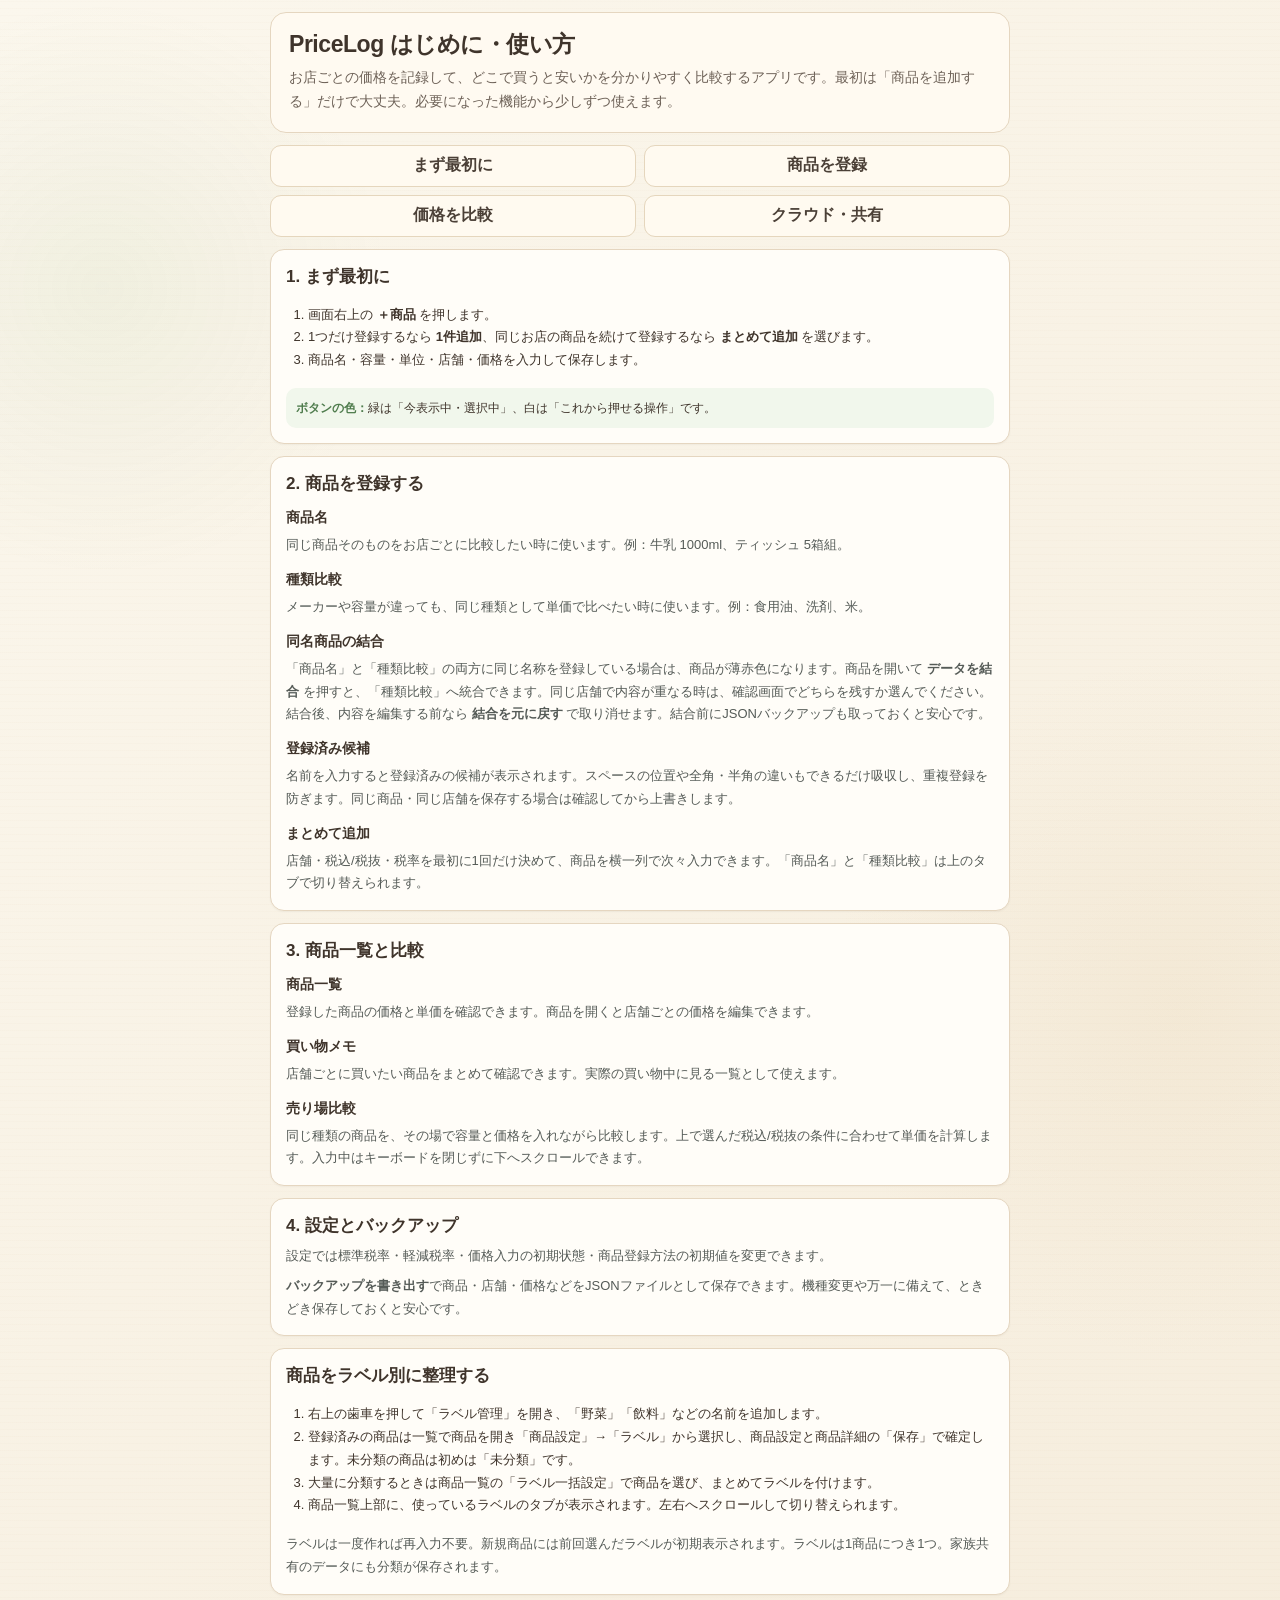
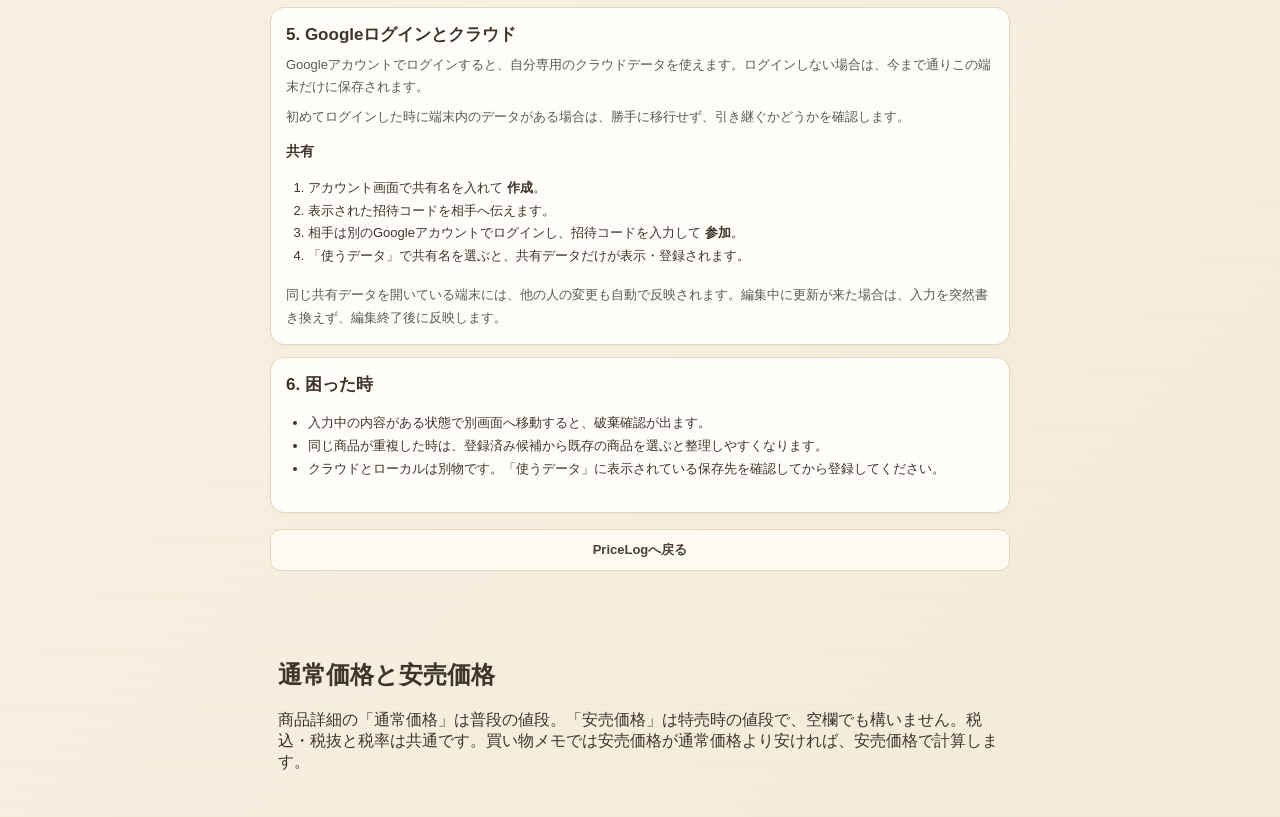
<file: guide.html>
<!doctype html>
<html lang="ja"><head><meta charset="utf-8"><meta name="viewport" content="width=device-width,initial-scale=1,viewport-fit=cover"><meta name="theme-color" content="#f7f1e4"><title>PriceLog はじめに・使い方</title><link rel="stylesheet" href="./style.css?v=0.93"><style>
.guide-page{max-width:760px;margin:0 auto;padding:12px 10px 40px}.guide-hero{padding:18px;border:1px solid #e5d6c0;border-radius:16px;background:#fffaf1}.guide-hero h1{margin:0 0 8px;font-size:23px}.guide-hero p{margin:0;color:#6e6258;line-height:1.7}.guide-nav{display:grid;grid-template-columns:repeat(2,minmax(0,1fr));gap:8px;margin:12px 0}.guide-nav a,.guide-back{display:flex;align-items:center;justify-content:center;min-height:42px;padding:8px 10px;border:1px solid #e5d6bd;border-radius:11px;background:#fffaf0;color:#4b4037;text-decoration:none;font-weight:700}.guide-card{margin-top:12px;padding:15px;border:1px solid #e5d6c0;border-radius:14px;background:#fffdf8}.guide-card h2{margin:0 0 8px;font-size:17px}.guide-card h3{margin:14px 0 5px;font-size:14px}.guide-card p,.guide-card li{font-size:13px;line-height:1.75}.guide-card ol,.guide-card ul{padding-left:22px}.guide-tip{padding:10px;border-radius:10px;background:#f1f7ec;font-size:12px;line-height:1.7}.guide-label{font-weight:800;color:#4f7c4d}.guide-back{margin-top:16px}@media(max-width:520px){.guide-nav{grid-template-columns:1fr}.guide-page{padding:8px 7px 32px}.guide-hero,.guide-card{padding:12px}}
</style></head><body><main class="guide-page">
<section class="guide-hero"><h1>PriceLog はじめに・使い方</h1><p>お店ごとの価格を記録して、どこで買うと安いかを分かりやすく比較するアプリです。最初は「商品を追加する」だけで大丈夫。必要になった機能から少しずつ使えます。</p></section>
<nav class="guide-nav"><a href="#start">まず最初に</a><a href="#add">商品を登録</a><a href="#compare">価格を比較</a><a href="#share">クラウド・共有</a></nav>
<section id="start" class="guide-card"><h2>1. まず最初に</h2><ol><li>画面右上の <b>＋商品</b> を押します。</li><li>1つだけ登録するなら <b>1件追加</b>、同じお店の商品を続けて登録するなら <b>まとめて追加</b> を選びます。</li><li>商品名・容量・単位・店舗・価格を入力して保存します。</li></ol><div class="guide-tip"><span class="guide-label">ボタンの色：</span>緑は「今表示中・選択中」、白は「これから押せる操作」です。</div></section>
<section id="add" class="guide-card"><h2>2. 商品を登録する</h2><h3>商品名</h3><p>同じ商品そのものをお店ごとに比較したい時に使います。例：牛乳 1000ml、ティッシュ 5箱組。</p><h3>種類比較</h3><p>メーカーや容量が違っても、同じ種類として単価で比べたい時に使います。例：食用油、洗剤、米。</p><h3>同名商品の結合</h3><p>「商品名」と「種類比較」の両方に同じ名称を登録している場合は、商品が薄赤色になります。商品を開いて <b>データを結合</b> を押すと、「種類比較」へ統合できます。同じ店舗で内容が重なる時は、確認画面でどちらを残すか選んでください。結合後、内容を編集する前なら <b>結合を元に戻す</b> で取り消せます。結合前にJSONバックアップも取っておくと安心です。</p><h3>登録済み候補</h3><p>名前を入力すると登録済みの候補が表示されます。スペースの位置や全角・半角の違いもできるだけ吸収し、重複登録を防ぎます。同じ商品・同じ店舗を保存する場合は確認してから上書きします。</p><h3>まとめて追加</h3><p>店舗・税込/税抜・税率を最初に1回だけ決めて、商品を横一列で次々入力できます。「商品名」と「種類比較」は上のタブで切り替えられます。</p></section>
<section id="compare" class="guide-card"><h2>3. 商品一覧と比較</h2><h3>商品一覧</h3><p>登録した商品の価格と単価を確認できます。商品を開くと店舗ごとの価格を編集できます。</p><h3>買い物メモ</h3><p>店舗ごとに買いたい商品をまとめて確認できます。実際の買い物中に見る一覧として使えます。</p><h3>売り場比較</h3><p>同じ種類の商品を、その場で容量と価格を入れながら比較します。上で選んだ税込/税抜の条件に合わせて単価を計算します。入力中はキーボードを閉じずに下へスクロールできます。</p></section>
<section class="guide-card"><h2>4. 設定とバックアップ</h2><p>設定では標準税率・軽減税率・価格入力の初期状態・商品登録方法の初期値を変更できます。</p><p><b>バックアップを書き出す</b>で商品・店舗・価格などをJSONファイルとして保存できます。機種変更や万一に備えて、ときどき保存しておくと安心です。</p></section>
<section class="guide-card"><h2>商品をラベル別に整理する</h2><ol><li>右上の歯車を押して「ラベル管理」を開き、「野菜」「飲料」などの名前を追加します。</li><li>登録済みの商品は一覧で商品を開き「商品設定」→「ラベル」から選択し、商品設定と商品詳細の「保存」で確定します。未分類の商品は初めは「未分類」です。</li><li>大量に分類するときは商品一覧の「ラベル一括設定」で商品を選び、まとめてラベルを付けます。</li><li>商品一覧上部に、使っているラベルのタブが表示されます。左右へスクロールして切り替えられます。</li></ol><p>ラベルは一度作れば再入力不要。新規商品には前回選んだラベルが初期表示されます。ラベルは1商品につき1つ。家族共有のデータにも分類が保存されます。</p></section>
<section id="share" class="guide-card"><h2>5. Googleログインとクラウド</h2><p>Googleアカウントでログインすると、自分専用のクラウドデータを使えます。ログインしない場合は、今まで通りこの端末だけに保存されます。</p><p>初めてログインした時に端末内のデータがある場合は、勝手に移行せず、引き継ぐかどうかを確認します。</p><h3>共有</h3><ol><li>アカウント画面で共有名を入れて <b>作成</b>。</li><li>表示された招待コードを相手へ伝えます。</li><li>相手は別のGoogleアカウントでログインし、招待コードを入力して <b>参加</b>。</li><li>「使うデータ」で共有名を選ぶと、共有データだけが表示・登録されます。</li></ol><p>同じ共有データを開いている端末には、他の人の変更も自動で反映されます。編集中に更新が来た場合は、入力を突然書き換えず、編集終了後に反映します。</p></section>
<section class="guide-card"><h2>6. 困った時</h2><ul><li>入力中の内容がある状態で別画面へ移動すると、破棄確認が出ます。</li><li>同じ商品が重複した時は、登録済み候補から既存の商品を選ぶと整理しやすくなります。</li><li>クラウドとローカルは別物です。「使うデータ」に表示されている保存先を確認してから登録してください。</li></ul></section>
<a class="guide-back" href="./index.html">PriceLogへ戻る</a></main><section style="padding:12px 18px;max-width:760px;margin:16px auto"><h2>通常価格と安売価格</h2><p>商品詳細の「通常価格」は普段の値段。「安売価格」は特売時の値段で、空欄でも構いません。税込・税抜と税率は共通です。買い物メモでは安売価格が通常価格より安ければ、安売価格で計算します。</p></section></body></html>
</file>
<file: style.css>
*{box-sizing:border-box}
:root{
  --bg:#f7f7f5;--panel:#fff;--text:#1d1d1f;--muted:#777;--line:#dededb;
  --accent:#1f6f54;--accentText:#fff;--danger:#b3261e;--best:#e8f3ee;
}
html{background:var(--bg);color:var(--text);font-family:-apple-system,BlinkMacSystemFont,"Segoe UI","Hiragino Sans","Yu Gothic UI",Meiryo,sans-serif}
body{margin:0;min-width:320px}
button,input,select{font:inherit}
button{cursor:pointer}
.topbar{height:48px;position:sticky;top:0;z-index:20;display:flex;align-items:center;justify-content:space-between;padding:0 10px;background:rgba(247,247,245,.96);border-bottom:1px solid var(--line);backdrop-filter:blur(8px)}
.topbar strong{font-size:17px}
.topbar small{margin-left:6px;color:var(--muted);font-size:10px}
.top-actions{display:flex;align-items:center;gap:6px}
.icon-btn{width:36px;height:36px;border:1px solid var(--line);background:var(--panel);border-radius:8px;font-size:18px;display:inline-flex;align-items:center;justify-content:center;box-shadow:0 1px 2px rgba(0,0,0,.06);transition:background .15s,border-color .15s,transform .05s,box-shadow .15s}
.primary,.ghost{background:#fff;color:var(--text);border-color:#bfc2bf}
.primary{background:var(--accent);color:var(--accentText);border-color:var(--accent)}
.ghost{background:var(--panel);color:var(--text);border-color:var(--line)}
.danger{color:var(--danger);border-color:#e9bbb7}
.mini{min-height:34px;padding:0 10px;font-size:13px}
main{max-width:900px;margin:0 auto;padding:7px}
.searchbar{display:flex;align-items:center;gap:7px;margin-bottom:6px}
.searchbar input{flex:1;height:34px;border:1px solid var(--line);border-radius:8px;background:var(--panel);padding:0 10px;font-size:16px}
.count{min-width:44px;text-align:right;font-size:11px;color:var(--muted)}
.product-list{display:flex;flex-direction:column;gap:4px}
.product-card{position:relative;background:var(--panel);border:1px solid var(--line);border-radius:8px;overflow:hidden;transition:opacity .18s ease,filter .18s ease,border-color .18s ease,box-shadow .18s ease}
.product-summary{width:100%;min-height:43px;border:0;background:transparent;padding:4px 6px 4px 9px;display:grid;grid-template-columns:minmax(0,1fr) auto 14px;align-items:center;text-align:left;gap:5px}
.summary-main{min-width:0;display:flex;align-items:flex-start;gap:5px}
.product-name{
  font-weight:700;
  font-size:14px;
  line-height:1.2;
  white-space:normal;
  overflow:hidden;
  display:-webkit-box;
  -webkit-box-orient:vertical;
  -webkit-line-clamp:2;
  line-clamp:2
}
.product-size{flex:none;color:var(--muted);font-size:10px;white-space:nowrap}
.best-wrap{min-width:0;display:flex;align-items:center;justify-content:flex-end;gap:5px;line-height:1.12;white-space:nowrap}
.best-store{max-width:100%;font-size:10px;color:var(--muted);white-space:nowrap;overflow:hidden;text-overflow:ellipsis}
.best-unit{font-size:14px;white-space:nowrap}
.chev{font-size:20px;color:var(--muted);transition:.18s transform}
.product-card.open{z-index:40;border-color:var(--accent);box-shadow:0 7px 24px rgba(0,0,0,.22)}
.product-card.open .chev{transform:rotate(90deg)}
.product-detail{border-top:1px solid var(--line);padding:5px}
.store-scroll{width:100%;min-width:0;position:relative}
.store-table{width:100%;min-width:0}
.detail-toolbar{display:flex;justify-content:flex-end;gap:5px;margin-bottom:4px}
.store-head,.store-row{display:grid;grid-template-columns:18px minmax(86px,1.4fr) 72px 44px 54px 66px 54px 112px 124px 28px;gap:3px;align-items:center}
.store-head{padding:1px 2px 3px;font-size:9px;color:var(--muted);text-align:center}
.store-head span:nth-child(2){text-align:left}
.store-row{position:relative;padding:3px 2px;border-top:1px solid #ededeb}
.store-row:first-child{border-top:0}
.store-row input,.store-row select{height:32px;min-width:0;border:1px solid var(--line);border-radius:6px;background:#fff;padding:0 4px;font-size:12px}
.store-row select{padding:0 2px}
.st-unit{font-weight:700;text-align:right;font-size:12px;white-space:nowrap}
.st-delete{height:30px;border:0;background:transparent;color:var(--muted);font-size:18px}
body.focus-mode::before{content:"";position:fixed;inset:0;background:rgba(0,0,0,.24);z-index:30;pointer-events:none}
body.focus-mode .product-card.open{position:relative;z-index:40}
body.focus-mode .product-card.open .product-summary,body.focus-mode .product-card.open .product-detail{position:relative;z-index:41}
.empty{padding:34px 10px;text-align:center;color:var(--muted);font-size:13px}
.hidden{display:none!important}
.dialog{width:min(94vw,560px);border:0;border-radius:12px;padding:0;background:var(--panel);color:var(--text);box-shadow:0 18px 60px rgba(0,0,0,.22)}
.dialog::backdrop{background:rgba(0,0,0,.38)}
.dialog form{padding:12px}
.dialog-head{display:flex;align-items:center;justify-content:space-between;margin-bottom:12px}
.dialog-head strong{font-size:17px}
.dialog label{display:block;font-size:12px;color:var(--muted)}
.dialog input,.dialog select{width:100%;height:40px;margin-top:4px;border:1px solid var(--line);border-radius:8px;background:#fff;color:var(--text);padding:0 9px;font-size:16px}
.grid2,.grid3{display:grid;gap:8px;margin-top:10px}
.grid2{grid-template-columns:1fr 1fr}
.grid3{grid-template-columns:1.2fr .8fr 1fr}
.dialog-actions{display:flex;justify-content:flex-end;gap:8px;margin-top:14px}
.settings-block{padding:10px 0;border-top:1px solid var(--line)}
.settings-block:first-of-type{border-top:0}
.settings-title{font-size:13px;font-weight:700;margin-bottom:8px}
.suffix{display:flex;align-items:center;gap:5px}
.stack{display:flex;flex-direction:column;gap:6px}
@media(max-width:650px){
  .store-scroll{overflow-x:auto;overflow-y:hidden;padding-bottom:2px;-webkit-overflow-scrolling:touch;overscroll-behavior-x:contain}
  .store-table{min-width:748px}
  .store-head,.store-row{min-width:0;grid-template-columns:18px 88px 66px 42px 50px 62px 50px 104px 116px 26px}
  .product-summary{grid-template-columns:minmax(0,1fr) auto 12px}
  .grid3{grid-template-columns:1fr .72fr .88fr}
}
@media(max-width:380px){
  main{padding:5px}
  .product-summary{min-height:40px;padding-left:7px;grid-template-columns:minmax(0,1fr) auto 10px}
  .product-name{font-size:13px}
  .best-unit{font-size:13px}
  .best-store{font-size:9px}
}


.best-mark{display:flex;align-items:center;justify-content:center;min-width:18px;font-size:12px;line-height:1;color:inherit;white-space:nowrap}

.st-price-result,.st-unit{font-weight:700;text-align:right;font-size:12px;white-space:nowrap}


button:active,.primary:active,.ghost:active,.icon-btn:active{transform:translateY(1px);box-shadow:none}
button:focus-visible,.primary:focus-visible,.ghost:focus-visible,.icon-btn:focus-visible{outline:2px solid var(--accent);outline-offset:2px}
@media(hover:hover) and (pointer:fine){
  .primary:hover{filter:brightness(.94);box-shadow:0 2px 5px rgba(0,0,0,.12)}
  .ghost:hover,.icon-btn:hover{background:#f1f3f1;border-color:#9ea39f;box-shadow:0 2px 5px rgba(0,0,0,.10)}
}
.top-actions .primary{min-width:58px}
.detail-toolbar .primary,.detail-toolbar .ghost{min-width:72px}
.dialog-actions .primary,.dialog-actions .ghost{min-width:92px}
.backup-btn{width:100%;min-height:42px;font-size:14px}
.settings-block .stack{gap:8px}
.st-delete{border:1px solid transparent;border-radius:6px;background:#fff;color:#7a7a7a;font-size:17px;box-shadow:none;transition:background .15s,border-color .15s,color .15s}
@media(hover:hover) and (pointer:fine){
  .st-delete:hover{background:#fff0ef;border-color:#e4b7b2;color:var(--danger)}
}

.hidden-file-input{position:absolute!important;width:1px!important;height:1px!important;opacity:0!important;pointer-events:none!important;overflow:hidden!important}

.primary,.ghost{
  min-height:38px;
  padding:0 13px;
  border:1px solid transparent;
  border-radius:8px;
  font-weight:600;
  display:inline-flex;
  align-items:center;
  justify-content:center;
  gap:5px;
  cursor:pointer;
  box-shadow:0 1px 3px rgba(0,0,0,.12);
  transition:background .15s,border-color .15s,transform .05s,box-shadow .15s;
}
.primary{background:var(--accent);color:var(--accentText);border-color:var(--accent)}
.ghost{background:#fff;color:var(--text);border-color:#b9bdb9}
.backup-btn{
  width:100%;
  min-height:44px;
  padding:0 14px;
  font-size:14px;
  border-radius:8px;
}
button:active,.primary:active,.ghost:active,.icon-btn:active{transform:translateY(1px);box-shadow:none}


.history-dialog{width:min(96vw,720px)}
.history-panel{padding:12px}
.history-product-name{margin-top:2px;font-size:12px;color:var(--muted)}
.history-note{margin:-3px 0 8px;font-size:11px;color:var(--muted)}
.history-table-wrap{width:100%;overflow-x:auto;border:1px solid var(--line);border-radius:8px;background:#fff}
.history-grid{display:grid;grid-template-columns:138px minmax(120px,1fr) 104px 104px;min-width:520px;align-items:center}
.history-head{background:#f2f3f1;border-bottom:1px solid var(--line);font-size:11px;font-weight:700;color:#555}
.history-head span,.history-row span{padding:8px 9px;min-width:0}
.history-row{border-bottom:1px solid #ececea;font-size:12px}
.history-row:last-child{border-bottom:0}
.history-store{white-space:nowrap;overflow:hidden;text-overflow:ellipsis}
.history-price{text-align:right;font-weight:600;white-space:nowrap}
.history-empty{padding:24px 10px;text-align:center;color:var(--muted);font-size:13px}
@media(max-width:520px){
  .history-dialog{width:calc(100vw - 16px)}
  .history-panel{padding:10px}
  .history-grid{grid-template-columns:126px 120px 94px 94px;min-width:434px}
  .history-head span,.history-row span{padding:7px 6px}
}


.reading-field{margin-top:10px}
.product-group-label{
  margin:10px 2px 3px;
  padding:2px 7px 3px;
  font-size:12px;
  font-weight:700;
  color:var(--muted);
  border-bottom:1px solid var(--line);
  letter-spacing:.04em;
}
.product-group-label:first-child{margin-top:2px}


.product-summary-row{display:flex;align-items:stretch;width:100%}
.product-summary-row .product-summary{flex:1;min-width:0}
.bulk-check-wrap{width:38px;flex:none;display:flex;align-items:center;justify-content:center;border-right:1px solid var(--line);background:#fafafa}
.bulk-check-wrap input{width:20px;height:20px;margin:0;accent-color:var(--accent)}
.best-values{display:flex;align-items:baseline;justify-content:flex-end;gap:8px;min-width:0;white-space:nowrap}
.best-price{font-size:12px;font-weight:700}
.best-unit{font-size:14px;font-weight:700}
.bulk-store-bar{margin-bottom:6px;padding:7px;border:1px solid var(--line);border-radius:8px;background:var(--panel)}
.bulk-store-top{display:flex;align-items:center;justify-content:space-between;gap:8px;margin-bottom:6px;font-size:12px}
.bulk-store-top strong{font-size:13px}
#bulkSelectedCount{color:var(--muted);white-space:nowrap}
.bulk-store-controls{display:grid;grid-template-columns:minmax(120px,1fr) auto auto auto;gap:5px;align-items:center}
.bulk-store-controls input{height:36px;border:1px solid var(--line);border-radius:8px;background:#fff;padding:0 9px;font-size:16px;min-width:0}
.bulk-message{min-height:0;margin-top:4px;font-size:11px;color:var(--muted)}
.bulk-message:empty{display:none}
.product-list.bulk-mode .product-card.open .product-detail{display:none!important}
.product-list.bulk-mode .chev{visibility:hidden}
@media(max-width:520px){
  .bulk-store-controls{grid-template-columns:minmax(0,1fr) auto auto}
  #btnBulkCancel{grid-column:1 / -1}
  .best-values{gap:5px}
  .best-price{font-size:11px}
  .best-unit{font-size:12px}
}


.best-legend{display:flex;align-items:center;gap:14px;margin:1px 2px 5px;padding:0 2px;font-size:10px;color:var(--muted)}
.best-legend span{display:inline-flex;align-items:center;gap:3px;white-space:nowrap}
.best-legend strong{font-size:11px;color:var(--text)}
.best-values{gap:16px}
.best-metric{display:inline-flex;align-items:baseline;gap:3px;white-space:nowrap}
.metric-mark{font-size:10px;font-weight:700;letter-spacing:-1px;color:var(--text)}
.template-note{margin:-2px 0 7px;font-size:11px;color:var(--muted)}
.template-message{margin-top:6px;font-size:11px;color:var(--muted)}
@media(max-width:520px){
  .best-values{gap:12px}
  .metric-mark{font-size:9px}
}

.danger-zone{border-top:1px solid #e8c6c2}
.danger-button{width:100%;min-height:44px;border:1px solid #d7a09b;border-radius:8px;background:#fff5f4;color:var(--danger);font-weight:700;cursor:pointer;box-shadow:0 1px 2px rgba(0,0,0,.05)}
.danger-button:active{transform:translateY(1px);box-shadow:none}
@media(hover:hover) and (pointer:fine){.danger-button:hover{background:#ffebe9;border-color:#c97d76}}
.store-purchase-view{max-width:900px;margin:0 auto}
.store-purchase-head{display:flex;align-items:center;justify-content:space-between;gap:8px;margin-bottom:6px;padding:2px 2px 4px}
.store-purchase-head strong{font-size:15px}
.shopping-memo-summary{margin-top:3px;font-size:14px;font-weight:700;color:var(--text)}
.shopping-memo-duplicate{margin-top:5px;padding:6px 8px;border:1px solid #e4b45f;border-radius:7px;background:#fff8e8;color:#7a4b00;font-size:11px;line-height:1.45;white-space:pre-line}
.shopping-memo-tools{display:flex;align-items:center;gap:6px;margin-bottom:6px}
.shopping-memo-filters{display:flex;gap:3px;flex:none}
.shopping-filter{height:34px;padding:0 9px;border:1px solid var(--line);border-radius:7px;background:var(--panel);color:var(--text);font-size:11px;white-space:nowrap}
.shopping-filter.active{background:var(--accent);border-color:var(--accent);color:var(--accentText);font-weight:700}
.shopping-store-filters{display:grid;grid-template-columns:repeat(3,minmax(0,1fr));gap:4px;padding:6px 7px;background:#fafafa;border-bottom:1px solid var(--line)}
.shopping-store-filters .shopping-filter{width:100%}
.store-purchase-search{flex:1;min-width:0;width:100%;height:34px;border:1px solid var(--line);border-radius:8px;background:var(--panel);padding:0 10px;font-size:16px}
.store-purchase-list{display:flex;flex-direction:column;gap:4px}
.store-card{background:var(--panel);border:1px solid var(--line);border-radius:8px;overflow:hidden}
.store-summary{min-height:47px;padding:4px 6px 4px 8px;display:flex;align-items:center;gap:5px;background:var(--panel);border-bottom:0}
.store-card.open .store-summary{border-bottom:1px solid var(--line)}
.store-summary-toggle{min-width:0;flex:1;min-height:38px;border:0;background:transparent;padding:0;display:grid;grid-template-columns:minmax(0,1fr) auto 14px;gap:6px;align-items:center;text-align:left;color:var(--text)}
.store-summary-name{font-size:14px;font-weight:700;white-space:nowrap;overflow:hidden;text-overflow:ellipsis}
.store-summary-count{font-size:10px;color:var(--muted);white-space:nowrap}
.store-summary-chev{font-size:20px;color:var(--muted);transition:.18s transform}
.store-card.open .store-summary-chev{transform:rotate(90deg)}
.store-summary-actions{display:flex;align-items:center;gap:3px;flex:none}
.shopping-store-action{min-height:30px;padding:0 7px;font-size:10px;white-space:nowrap}
.shopping-store-action:disabled{opacity:.42;cursor:default}
.store-product-list{max-height:min(52vh,430px);overflow-y:auto;overscroll-behavior-y:contain;-webkit-overflow-scrolling:touch;background:#fff}
.store-product-row{display:grid;grid-template-columns:54px 22px minmax(0,1fr) 86px 78px;column-gap:7px;align-items:center;min-height:42px;padding:4px 7px;border-top:1px solid #ececea;font-size:12px}
.store-product-row:first-child{border-top:0}
.store-product-mark{width:54px;min-width:54px;display:flex;align-items:center;justify-content:flex-start;font-size:13px;font-weight:700;text-align:left}
.store-product-check{width:18px;height:18px;margin:0;accent-color:var(--accent)}
.store-product-name{min-width:0;font-weight:600;white-space:nowrap;overflow:hidden;text-overflow:ellipsis}
.store-product-amount{font-size:11px;text-align:right;white-space:nowrap;color:var(--muted);overflow:hidden;text-overflow:ellipsis}
.store-product-price{text-align:right;font-weight:700;white-space:nowrap}
.shopping-edit-amount-wrap{display:grid;grid-template-columns:minmax(38px,1fr) 42px;gap:2px;min-width:0}
.shopping-edit-price-wrap{display:flex;align-items:center;justify-content:flex-end;gap:2px;min-width:0;font-weight:700}
.shopping-edit-amount,.shopping-edit-unit,.shopping-edit-price{height:32px;min-width:0;border:1px solid var(--line);border-radius:6px;background:#fff;color:var(--text);font-size:12px;padding:0 4px}
.shopping-edit-amount,.shopping-edit-price{text-align:right}
.shopping-edit-unit{padding:0 1px}
.shopping-edit-price{width:58px}
.shopping-store-empty{padding:18px 10px;text-align:center;color:var(--muted);font-size:12px}
@media(max-width:650px){
  .shopping-memo-tools{align-items:stretch;flex-direction:column}
  .shopping-memo-filters{width:100%;display:grid;grid-template-columns:1fr 1fr 1fr}
  .shopping-filter{width:100%;padding:0 4px}
  .store-summary{align-items:flex-start;flex-wrap:wrap}
  .store-summary-toggle{flex-basis:100%;width:100%}
  .store-summary-actions{width:100%;justify-content:flex-end;padding-bottom:2px}
  .store-product-row{grid-template-columns:52px 22px minmax(0,1fr) 80px 68px;column-gap:6px;padding-left:6px;padding-right:6px}
  .store-product-mark{width:52px;min-width:52px}
  .shopping-edit-amount-wrap{grid-template-columns:minmax(34px,1fr) 40px}
  .shopping-edit-price{width:50px}
}
@media(max-width:520px){
  .topbar{padding:0 5px}
  .top-actions{gap:3px}
  .top-actions .mini{min-height:32px;padding:0 6px;font-size:11px}
  .topbar strong{font-size:15px}
  .topbar small:not(.app-version){display:none}
  .store-product-row{grid-template-columns:50px 21px minmax(0,1fr) 72px 64px;column-gap:5px;font-size:11px}
  .store-product-mark{width:50px;min-width:50px}
  .store-product-amount{font-size:10px}
  .shopping-edit-amount-wrap{grid-template-columns:minmax(30px,1fr) 37px}
  .shopping-edit-amount,.shopping-edit-unit,.shopping-edit-price{font-size:11px;padding-left:2px;padding-right:2px}
  .shopping-edit-price{width:46px}
}

.template-summary{margin-top:6px;font-size:11px;color:var(--muted)}
.field-hint{display:block;margin-top:3px;font-size:10px;color:var(--muted)}




/* Ver.0.32: 展開時は商品名を優先 */
.product-card.open .best-wrap{
  display:none;
}
.product-card.open .product-summary{
  grid-template-columns:minmax(0,1fr) 14px;
}
.product-card.open .summary-main{
  width:100%;
  min-width:0;
}
.product-card.open .product-name{
  display:block;
  overflow:visible;
  white-space:normal;
  -webkit-line-clamp:unset;
  line-clamp:unset;
  overflow-wrap:anywhere;
  word-break:break-word;
}
.product-card.open .product-size{
  margin-top:2px;
}

.product-image-wrap{
  display:flex;
  justify-content:center;
  align-items:center;
  padding:7px 6px 5px;
  border-bottom:1px solid var(--line);
  background:#fff;
}
.product-image-wrap.hidden{
  display:none;
}
.product-image{
  display:block;
  width:auto;
  height:auto;
  max-width:min(180px,55vw);
  max-height:150px;
  object-fit:contain;
  border-radius:8px;
  background:#fff;
}
@media(max-width:520px){
  .product-card.open .product-summary{
    grid-template-columns:minmax(0,1fr) 12px;
  }
  .product-image{
    max-width:48vw;
    max-height:130px;
  }
}



/* Ver.0.37: 広告を専用iframeへ分離 */
.ad-area{
  width:100%;
  margin:14px auto 18px;
  text-align:center;
  position:relative;
  z-index:0;
}
.ad-label{
  margin:0 0 4px;
  color:var(--muted);
  font-size:10px;
  line-height:1.2;
}
.ad-frame-host{
  display:flex;
  justify-content:center;
  align-items:flex-start;
  width:100%;
  overflow:hidden;
  position:relative;
  z-index:0;
  isolation:isolate;
  contain:layout paint;
}
.ad-frame{
  display:block;
  border:0;
  padding:0;
  margin:0 auto;
  background:transparent;
  position:relative;
  z-index:0;
}
.ad-frame-sp{
  width:320px;
  max-width:100%;
  height:100px;
}
.ad-frame-pc{
  width:728px;
  max-width:100%;
  height:90px;
}
/* Ver.0.35: はじめに・使い方 */
.link-button{
  display:flex;
  align-items:center;
  justify-content:center;
  text-decoration:none;
  color:var(--text);
}
.guide-start-link{
  display:inline-block;
  margin-top:10px;
  color:var(--accent);
  font-weight:700;
  text-decoration:underline;
  text-underline-offset:3px;
}
.guide-body{
  min-height:100vh;
  background:#f7f7f5;
  color:var(--text);
}
.guide-topbar{
  position:sticky;
  top:0;
  z-index:20;
  min-height:52px;
  display:grid;
  grid-template-columns:1fr auto 1fr;
  align-items:center;
  gap:8px;
  padding:0 12px;
  background:rgba(247,247,245,.97);
  border-bottom:1px solid var(--line);
  backdrop-filter:blur(8px);
}
.guide-topbar strong{
  font-size:15px;
  text-align:center;
}
.guide-back{
  justify-self:start;
  color:var(--text);
  text-decoration:none;
  font-size:13px;
  font-weight:700;
}
.guide-main{
  width:min(760px,calc(100% - 24px));
  margin:0 auto;
  padding:18px 0 42px;
}
.guide-hero{
  padding:24px 4px 28px;
}
.guide-kicker{
  margin-bottom:8px;
  color:var(--accent);
  font-size:11px;
  font-weight:800;
  letter-spacing:.12em;
}
.guide-hero h1{
  margin:0 0 12px;
  font-size:clamp(26px,7vw,42px);
  line-height:1.18;
  letter-spacing:-.02em;
}
.guide-hero p{
  margin:0 0 20px;
  color:var(--muted);
  font-size:14px;
  line-height:1.8;
}
.guide-primary{
  display:inline-flex;
  min-height:42px;
  align-items:center;
  justify-content:center;
  padding:0 18px;
  text-decoration:none;
}
.guide-section{
  position:relative;
  margin:18px 0 30px;
  padding-top:8px;
}
.guide-section-no{
  margin-bottom:3px;
  color:var(--accent);
  font-size:11px;
  font-weight:800;
  letter-spacing:.14em;
}
.guide-section>h2{
  margin:0 0 14px;
  font-size:22px;
}
.guide-card,
.guide-step,
.guide-feature,
.guide-faq{
  background:var(--panel);
  border:1px solid var(--line);
  border-radius:12px;
  box-shadow:0 1px 2px rgba(0,0,0,.04);
}
.guide-card{
  margin:10px 0;
  padding:16px;
}
.guide-card h2,
.guide-card h3{
  margin:0 0 8px;
}
.guide-card p,
.guide-step p,
.guide-feature p,
.guide-faq p,
.guide-privacy p{
  margin:7px 0 0;
  color:#555b57;
  font-size:13px;
  line-height:1.75;
}
.guide-important{
  border-left:4px solid var(--accent);
}
.guide-step{
  display:grid;
  grid-template-columns:34px 1fr;
  gap:10px;
  margin:10px 0;
  padding:14px;
}
.guide-step-no{
  width:28px;
  height:28px;
  border-radius:50%;
  display:flex;
  align-items:center;
  justify-content:center;
  background:#ecefeb;
  font-size:12px;
  font-weight:800;
}
.guide-step h3,
.guide-feature h3{
  margin:2px 0 5px;
  font-size:15px;
}
.guide-device-grid,
.guide-feature-grid{
  display:grid;
  grid-template-columns:repeat(2,minmax(0,1fr));
  gap:10px;
  margin-top:12px;
}
.guide-device-grid>div{
  padding:11px;
  border:1px solid var(--line);
  border-radius:9px;
  background:#fafafa;
}
.guide-device-grid strong{
  font-size:12px;
}
.guide-device-grid p{
  font-size:12px;
}
.guide-mini-list{
  margin:10px 0 10px 1.2em;
  padding:0;
  color:#444a46;
  font-size:13px;
  line-height:1.8;
}
.guide-external{
  display:inline-block;
  margin-top:2px;
  color:var(--accent);
  font-weight:700;
}
.guide-note{
  padding:10px 12px;
  background:#f4f6f4;
  border-radius:8px;
}
.guide-feature{
  padding:15px;
}
.guide-symbols{
  display:grid;
  gap:8px;
  margin:10px 0 2px;
}
.guide-symbols>div{
  display:grid;
  grid-template-columns:28px 1fr;
  gap:8px;
  align-items:start;
}
.guide-symbols strong{
  font-size:20px;
  line-height:1;
}
.guide-symbols span{
  color:#444a46;
  font-size:13px;
  line-height:1.6;
}
.guide-warning{
  margin-top:12px;
  padding:12px 14px;
  background:#fff7e8;
  border:1px solid #ead8ae;
  border-radius:10px;
  color:#6d5730;
  font-size:12px;
  line-height:1.7;
}
.guide-faq{
  margin:9px 0;
  overflow:hidden;
}
.guide-faq summary{
  cursor:pointer;
  padding:14px;
  font-size:13px;
  font-weight:700;
}
.guide-faq p{
  padding:0 14px 14px;
  margin:0;
}
.guide-privacy{
  padding:16px;
  background:#f0f3f0;
  border-radius:12px;
}
.guide-cta{
  margin:34px 0 0;
  padding:24px 16px;
  text-align:center;
  background:var(--panel);
  border:1px solid var(--line);
  border-radius:14px;
}
.guide-cta h2{
  margin:0 0 8px;
  font-size:21px;
}
.guide-cta p{
  margin:0 0 16px;
  color:var(--muted);
  font-size:13px;
  line-height:1.7;
}
.guide-footer{
  padding:24px 0 4px;
  text-align:center;
  color:var(--muted);
  font-size:10px;
}
@media(max-width:600px){
  .guide-main{
    width:min(100% - 18px,760px);
    padding-top:10px;
  }
  .guide-device-grid,
  .guide-feature-grid{
    grid-template-columns:1fr;
  }
  .guide-hero{
    padding-top:18px;
  }
  .guide-topbar{
    grid-template-columns:auto 1fr;
  }
  .guide-topbar strong{
    text-align:right;
  }
}


/* Ver.0.38: スマホの商品追加ダイアログを画面上部へ固定 */
@media(max-width:650px){
  #productDialog.dialog[open]{
    position:fixed;
    top:max(6px, env(safe-area-inset-top));
    bottom:auto;
    left:50%;
    right:auto;
    transform:translateX(-50%);
    margin:0;
    width:min(94vw,560px);
    max-height:calc(100dvh - 12px - env(safe-area-inset-top));
    overflow-x:hidden;
    overflow-y:auto;
    overscroll-behavior:contain;
    -webkit-overflow-scrolling:touch;
  }

  #productDialog form{
    min-height:0;
  }
}



/* Ver.0.41: 商品設定の商品画像管理 */
.product-image-setting{
  margin-top:12px;
  padding:10px;
  border:1px solid var(--line);
  border-radius:10px;
  background:#fff;
}
.product-image-setting-title{
  margin-bottom:8px;
  font-size:12px;
  font-weight:700;
}
.product-image-setting-body{
  display:flex;
  align-items:center;
  gap:10px;
}
.product-image-setting-preview{
  width:72px;
  height:72px;
  object-fit:contain;
  flex:0 0 72px;
  border:1px solid var(--line);
  border-radius:8px;
  background:#fff;
}
.product-image-setting .danger{
  min-height:38px;
}




.setting-check-row{
  display:flex;
  align-items:center;
  gap:8px;
  margin-top:10px;
}
.setting-check-row input,


/* Ver.0.51: 価格バッジ */
.price-badge{
  display:inline-flex;
  align-items:center;
  justify-content:center;
  gap:2px;
  min-height:20px;
  padding:1px 6px 1px 4px;
  border:1px solid currentColor;
  border-radius:999px;
  font-size:10px;
  font-weight:800;
  line-height:1;
  white-space:nowrap;
  box-shadow:0 1px 2px rgba(0,0,0,.10);
}
.price-badge .badge-icon{font-size:11px;line-height:1}
.badge-low{color:#7a5a00;background:#fff8d8;border-color:#d6b447}
.badge-special{color:#a1263d;background:#fff0f3;border-color:#dc8194}
.mini-badge{min-height:17px;padding:1px 4px 1px 3px;font-size:8px}
.mini-badge .badge-icon{font-size:9px}
.best-store{display:flex;align-items:center;justify-content:flex-end;gap:5px;flex-wrap:wrap}
.best-store-item{display:inline-flex;align-items:center;gap:3px;min-width:0}
.best-mark{min-width:40px}
.best-legend{flex-wrap:wrap}
.best-legend>span{gap:5px}
.metric-mark{display:none}

/* Ver.0.51: 商品編集は保存/キャンセルで確定 */
.product-edit-actions{
  display:flex;
  justify-content:flex-end;
  gap:7px;
  margin-top:8px;
  padding-top:8px;
  border-top:1px solid var(--line);
}
.product-edit-actions .btn-delete-product-detail{margin-right:auto}
.product-edit-actions button{min-width:86px}
.save-toast{
  position:fixed;
  left:50%;
  bottom:max(24px, env(safe-area-inset-bottom));
  z-index:1000;
  transform:translate(-50%,8px);
  opacity:0;
  padding:9px 16px;
  border-radius:999px;
  background:rgba(28,28,30,.92);
  color:#fff;
  font-size:13px;
  font-weight:700;
  pointer-events:none;
  transition:opacity .18s ease,transform .18s ease;
}
.save-toast.show{opacity:1;transform:translate(-50%,0)}

/* Ver.0.51: 店舗セル内の種類別内容量 */
.st-store-cell{min-width:0;display:flex;flex-direction:column;gap:3px}
.st-store-cell>.st-store{width:100%}
.st-quantity-fields{display:grid;grid-template-columns:minmax(0,1fr) minmax(0,.9fr);gap:3px}
.st-quantity-fields input,.st-quantity-fields select{width:100%;min-width:0}

/* Ver.0.52: スマホ店舗入力を従来の1行＋横スクロールへ戻す */
@media(max-width:650px){
  .store-scroll{overflow-x:auto;overflow-y:hidden;padding-bottom:2px;-webkit-overflow-scrolling:touch;overscroll-behavior-x:contain}
  .store-table{min-width:774px;width:100%}
  .store-head{display:grid}
  .store-head,.store-row{
    min-width:0;
    grid-template-columns:44px 88px 66px 42px 50px 62px 50px 104px 116px 26px;
    gap:3px;
    align-items:center;
  }
  .store-row{padding:3px 2px}
  .store-row .best-mark{min-width:40px}
  .store-row input,.store-row select{height:32px;padding:0 4px;font-size:12px}
  .store-row select{padding:0 2px}
  .store-row .st-price-result,.store-row .st-unit{font-size:12px;overflow:visible;text-overflow:clip}
  .store-row .st-delete{width:auto;min-width:0;height:30px;padding:0}
  .st-quantity-fields{grid-template-columns:minmax(0,1fr) minmax(0,.9fr);gap:3px}
  .st-quantity-fields input,.st-quantity-fields select{height:28px;font-size:10px}
  .product-edit-actions{flex-wrap:wrap}
  .product-edit-actions button{min-width:76px;padding:0 9px}
}

/* Ver.0.51: 設定ヘッダーを常時固定 */
#settingsDialog{
  max-height:calc(100dvh - 24px);
  overflow-y:auto;
  overscroll-behavior:contain;
}
#settingsDialog form{padding:0 12px 12px}
#settingsDialog .settings-dialog-head{
  position:sticky;
  top:0;
  z-index:30;
  margin:0 -2px 4px;
  padding:12px 2px 10px;
  background:rgba(255,255,255,.97);
  border-bottom:1px solid var(--line);
  backdrop-filter:blur(8px);
}

#productDialog .dialog-head{min-height:38px;padding-right:44px;margin-bottom:8px}
.product-dialog-close{top:10px;right:10px}

@media(max-width:420px){
}
/* Ver.0.51: 店舗削除×は常時ボタンとして見える */
.st-delete{
  border:1px solid #d8c3c0;
  background:#fff8f7;
  color:var(--danger);
  font-weight:800;
}
@media(min-width:651px){
  .store-head,.store-row{grid-template-columns:44px minmax(86px,1.4fr) 72px 44px 54px 66px 54px 112px 124px 28px}
}


/* Ver.0.53: 商品一覧を商品名・最安・価格に簡略化 */
.best-wrap.no-best .best-list-badge{display:none}
.best-wrap.no-best .best-price{font-size:11px;font-weight:500;color:var(--muted)}
.best-list-badge{flex:none}
.product-card:not(.open) .best-price{font-size:13px;font-weight:700}


/* =========================================================
   PriceLog Ver.0.58 Natural Wood theme
   Visual refresh only: existing content and workflows stay intact.
   ========================================================= */
:root{
  --bg:#f7f1e4;
  --panel:#fffdf7;
  --text:#3f342b;
  --muted:#817567;
  --line:#e5d8c3;
  --accent:#5f9d63;
  --accentText:#fffef9;
  --danger:#b85e52;
  --best:#edf5e8;
  --wood:#d8b47e;
  --wood-deep:#9a7048;
  --cream:#fff8e9;
  --leaf:#6f9d63;
  --shadow:0 4px 14px rgba(104,78,48,.09);
}
html{
  background:
    repeating-linear-gradient(0deg,rgba(168,122,67,.018) 0 1px,transparent 1px 7px),
    linear-gradient(135deg,#fbf7ed 0%,#f4ead8 100%);
}
body{
  color:var(--text);
  background:
    radial-gradient(circle at 8% 12%,rgba(126,160,94,.08),transparent 18rem),
    radial-gradient(circle at 92% 42%,rgba(211,173,113,.10),transparent 22rem);
}
.topbar{
  height:54px;
  padding:0 12px;
  background:rgba(255,250,239,.94);
  border-bottom:1px solid #e7d7bd;
  box-shadow:0 2px 12px rgba(105,78,48,.07);
}
.topbar>div:first-child{display:flex;align-items:center;min-width:0}
.topbar strong{display:inline-flex;align-items:center;gap:7px;font-size:18px;color:#4a392d;letter-spacing:.1px}
.topbar strong::before{
  content:"";
  width:34px;height:34px;flex:none;border-radius:10px;
  background:url('./icon-192-v058.png') center/cover no-repeat;
  box-shadow:0 2px 7px rgba(105,78,48,.16);
}
.topbar small{color:#998b7b}
main{padding:10px 8px 14px}
.icon-btn,.primary,.ghost,.shopping-filter,.danger-button{
  border-radius:11px;
  box-shadow:0 2px 7px rgba(105,78,48,.08);
}
.icon-btn{background:#fffaf0;border-color:#e5d6bd;color:#655344}
.primary{background:linear-gradient(180deg,#6ca970,#57955d);border-color:#57955d;color:#fff}
.ghost{background:#fffaf0;border-color:#e5d6bd;color:#5b4a3d}
.danger{color:#ad554b;border-color:#e8c8bd}
.searchbar{margin-bottom:9px}
.searchbar input,.store-purchase-search{
  background:#fffdf8;
  border-color:#e4d5bd;
  border-radius:13px;
  box-shadow:inset 0 1px 2px rgba(105,78,48,.04),0 2px 8px rgba(105,78,48,.05);
}
.product-list{gap:7px}
.product-card{
  background:rgba(255,253,247,.97);
  border-color:#e6d9c5;
  border-radius:14px;
  box-shadow:var(--shadow);
}
.product-card.open{border-color:#8ab285;box-shadow:0 10px 28px rgba(86,75,51,.16)}
.product-summary{min-height:48px;padding:6px 9px 6px 12px}
.product-name{color:#41352c}
.product-size,.best-store,.count{color:#8c7e6f}
.product-detail{border-top-color:#eadfce;background:rgba(255,250,239,.74);padding:7px}
.store-head{color:#8b7b6b}
.store-row{border-top-color:#eee2d2}
.store-row input,.store-row select,.dialog input,.dialog select,.shopping-edit-amount,.shopping-edit-unit,.shopping-edit-price{
  background:#fffefb;border-color:#dfcfb7;color:#44372e;border-radius:9px;
}
.st-delete{background:#fffaf2;border-color:#eadccb;color:#8c7867}
.best-legend{
  background:rgba(255,250,239,.78);
  border:1px solid #eadcc6;
  border-radius:12px;
  padding:6px 8px;
  box-shadow:0 2px 8px rgba(105,78,48,.04);
}
.price-badge{border-radius:999px;box-shadow:0 1px 4px rgba(90,68,41,.09)}
.badge-low{background:linear-gradient(180deg,#f3c86a,#dba947);border-color:#c79638;color:#5c421b}
.badge-special{background:linear-gradient(180deg,#d98972,#bf6759);border-color:#ad584c;color:#fffaf4}
.dialog{
  background:#fffaf0;
  border:1px solid #e3d3ba;
  border-radius:18px;
  box-shadow:0 20px 65px rgba(75,57,38,.24);
}
.dialog::backdrop{background:rgba(62,48,35,.42)}
.dialog-head strong,.settings-title{color:#4b3b2f}
.settings-block{border-top-color:#eadcca}
.bulk-store-bar,.template-block{
  background:#fffaf0!important;
  border-color:#e6d7bf!important;
  border-radius:14px!important;
}

/* Shopping memo: warm cards + automatic store illustrations. */
.store-purchase-head{padding:4px 4px 7px}
.store-purchase-head strong{font-size:17px;color:#49392d}
.shopping-memo-duplicate{
  border-color:#e4c57d;
  border-radius:12px;
  background:#fff8df;
  color:#765220;
  box-shadow:0 2px 8px rgba(126,92,41,.05);
}
.shopping-memo-tools{margin-bottom:9px}
.store-purchase-list{gap:8px}
.store-card{
  background:#fffdf7;
  border-color:#e4d6c0;
  border-radius:15px;
  box-shadow:var(--shadow);
}
.store-summary{
  min-height:56px;
  padding:6px 8px;
  background:linear-gradient(180deg,#fffdf8,#fff9ed);
}
.store-card.open .store-summary{border-bottom-color:#e6d8c2}
.store-summary-toggle{
  min-height:44px;
  grid-template-columns:42px minmax(0,1fr) auto 14px;
  gap:8px;
}
.store-illustration{
  width:40px;height:40px;display:inline-flex;align-items:center;justify-content:center;flex:none;
  border-radius:12px;
  background:linear-gradient(145deg,#f8f1df,#efe3c9);
  border:1px solid rgba(154,112,72,.13);
  box-shadow:0 2px 7px rgba(102,77,47,.10);
  overflow:hidden;
}
.store-illustration svg{width:36px;height:36px;display:block}
.store-summary-name{font-size:14px;color:#44372d}
.store-summary-count{color:#8a7968}
.shopping-store-filters{background:#fbf4e7;border-bottom-color:#e8dac5;padding:7px 8px}
.shopping-filter{background:#fffdf8;border-color:#dfcfb8;color:#695747}
.shopping-filter.active{background:#6b9f68;border-color:#6b9f68;color:#fff}
.store-product-list{background:#fffefb}
.store-product-row{border-top-color:#eee2d2;background:#fffefb}
.store-product-row:nth-child(even){background:#fffcf5}
.store-product-name{color:#45372e}
.store-product-amount{color:#8c7b6c}
.store-product-check{accent-color:#649b63}
.shopping-store-empty{color:#8a7a6b}

/* Ads and empty states remain visually quiet. */
.ad-area,.empty{color:#8d7f70}
.guide-start-link{color:#4f8755}

@media(hover:hover) and (pointer:fine){
  .ghost:hover,.icon-btn:hover{background:#f8efdf;border-color:#ccb997}
  .product-card:hover{border-color:#d7c5a8}
  .store-card:hover{border-color:#d8c5a5}
}
@media(max-width:650px){
  .topbar{height:auto;min-height:54px;padding:6px 6px 6px 8px}
  .topbar strong::before{width:31px;height:31px;border-radius:9px}
  .topbar strong{font-size:16px;gap:5px}
  .store-summary{padding:6px 7px}
  .store-summary-toggle{grid-template-columns:40px minmax(0,1fr) auto 14px;gap:6px}
  .store-illustration{width:38px;height:38px;border-radius:11px}
  .store-illustration svg{width:34px;height:34px}
}
@media(max-width:380px){
  .topbar strong::before{width:28px;height:28px}
  .topbar strong{font-size:15px}
  .store-summary-toggle{grid-template-columns:36px minmax(0,1fr) auto 12px;gap:5px}
  .store-illustration{width:34px;height:34px}
  .store-illustration svg{width:31px;height:31px}
}

/* Ver.0.60: 商品追加・共有・スマホ3行店舗レイアウト */
.st-result-cell{display:contents}
.product-kind-choice{border:0;padding:0;margin:0 0 10px;display:grid;grid-template-columns:1fr 1fr;gap:7px}
.product-kind-choice legend{grid-column:1/-1;font-size:12px;font-weight:700;color:var(--text);margin-bottom:2px}
.kind-choice-card{display:flex!important;align-items:center;gap:8px;min-height:54px;padding:8px 10px;border:1px solid var(--line);border-radius:10px;background:var(--cream,#fff8e9);color:var(--text)!important;cursor:pointer}
.kind-choice-card:has(input:checked){border-color:var(--accent);box-shadow:0 0 0 1px var(--accent) inset;background:#f1f7ec}
.kind-choice-card input{width:18px!important;height:18px!important;margin:0!important;flex:none;accent-color:var(--accent)}
.kind-choice-card span{display:flex;flex-direction:column;gap:2px;min-width:0}
.kind-choice-card strong{font-size:13px}.kind-choice-card small{font-size:10px;color:var(--muted);line-height:1.3}
.product-name-choice-grid{display:grid;grid-template-columns:1fr 1fr;gap:8px}
.choice-input-field{padding:8px;border:1px solid var(--line);border-radius:10px;background:var(--panel);transition:opacity .15s,filter .15s,background .15s}
.choice-input-field.is-disabled{opacity:.48;filter:grayscale(.35);background:#eee9df}
.choice-input-field input:disabled{cursor:not-allowed;background:#e9e5dd;color:#8b857d}
.product-add-store-section{margin-top:12px;padding-top:11px;border-top:1px solid var(--line)}
.product-add-store-head{display:flex;align-items:center;justify-content:space-between;gap:8px;margin-bottom:7px}
.product-add-store-head>div{display:flex;flex-direction:column;gap:2px}.product-add-store-head strong{font-size:13px}.product-add-store-head small{font-size:10px;color:var(--muted)}
.product-add-store-list{display:flex;flex-direction:column;gap:7px}
.product-add-store-card{padding:8px;border:1px solid #e5d6c0;border-radius:11px;background:#fffaf1}
.quick-store-main{display:grid;grid-template-columns:minmax(0,1fr) 92px 30px;gap:6px;align-items:end}
.quick-store-options{display:grid;grid-template-columns:1fr .72fr 1fr .72fr;gap:5px;margin-top:6px}
.quick-store-quantity{display:grid;grid-template-columns:1fr 1fr;gap:5px;margin-top:6px}
.product-add-store-card label{font-size:10px}.product-add-store-card input,.product-add-store-card select{height:34px!important;font-size:13px!important;margin-top:2px!important}
.qs-delete{height:34px;border:1px solid #e2c8bf;border-radius:7px;background:#fff;color:var(--danger);font-size:18px}
.quick-store-result{margin-top:6px;text-align:right;font-size:10px;color:var(--muted)}.quick-store-result strong{color:var(--text)}
.product-add-store-empty{padding:10px;text-align:center;color:var(--muted);font-size:11px;border:1px dashed var(--line);border-radius:9px}
.data-share-divider{display:flex;align-items:center;gap:8px;margin:6px 0 1px;color:var(--muted);font-size:11px}.data-share-divider::before,.data-share-divider::after{content:"";height:1px;background:var(--line);flex:1}
.share-dialog,.merge-dialog{max-height:calc(100dvh - 24px);overflow:auto}.share-dialog form,.merge-dialog form{padding:0 12px 12px}
.share-dialog .settings-dialog-head,.merge-dialog .settings-dialog-head{position:sticky;top:0;z-index:5;background:var(--panel);padding:10px 0 8px;margin:0}
.share-tools{position:sticky;top:58px;z-index:4;background:var(--panel);padding:6px 0 7px}.share-tools>input{margin:0}.share-tool-buttons{display:flex;gap:6px;margin-top:6px}
.share-product-list{display:flex;flex-direction:column;gap:5px;margin-top:7px}.share-product-row{display:flex!important;align-items:center;gap:9px;padding:8px;border:1px solid var(--line);border-radius:9px;background:#fffaf2;color:var(--text)!important;cursor:pointer}.share-product-row>input{width:19px!important;height:19px!important;margin:0!important;flex:none;accent-color:var(--accent)}
.share-product-body{min-width:0;display:flex;flex-direction:column;gap:2px}.share-product-body strong{font-size:13px;white-space:nowrap;overflow:hidden;text-overflow:ellipsis}.share-product-body small{font-size:10px;color:var(--muted)}
.sticky-dialog-actions{position:sticky;bottom:-12px;background:linear-gradient(transparent 0,#fffdf7 20%);padding-top:14px;padding-bottom:10px;z-index:5}
.merge-summary{padding:9px;border:1px solid #dfd0b9;border-radius:10px;background:#fff8e9}.merge-summary>strong{font-size:13px}.merge-count-grid{display:grid;grid-template-columns:1fr 1fr;gap:5px;margin-top:7px}.merge-count-grid span{padding:6px;border-radius:7px;background:#fff;font-size:11px}.merge-count-grid b{float:right}
.merge-conflict-tools{display:flex;align-items:center;gap:6px;flex-wrap:wrap;margin:9px 0}.merge-conflict-tools span{font-size:11px;font-weight:700;margin-right:auto}
.merge-conflict-list{display:flex;flex-direction:column;gap:8px}.merge-conflict-card{padding:8px;border:1px solid #e0d0b8;border-radius:10px;background:#fffaf2}.merge-conflict-card>strong{font-size:12px}.merge-choice-grid{display:grid;grid-template-columns:1fr 1fr;gap:6px;margin-top:6px}.merge-choice{display:flex!important;align-items:flex-start;gap:6px;padding:7px;border:1px solid var(--line);border-radius:8px;background:#fff;color:var(--text)!important;cursor:pointer}.merge-choice:has(input:checked){border-color:var(--accent);background:#f3f8ef}.merge-choice>input{width:17px!important;height:17px!important;margin:1px 0 0!important;flex:none;accent-color:var(--accent)}.merge-choice>span{display:flex;flex-direction:column;gap:2px;min-width:0}.merge-choice b{font-size:11px}.merge-choice span span{font-size:10px;line-height:1.35}.merge-choice small{font-size:9px;color:var(--muted)}.merge-no-conflict{padding:12px;text-align:center;color:var(--muted);font-size:11px}

@media(max-width:650px){
  .product-name-choice-grid{grid-template-columns:1fr}
  .product-kind-choice{grid-template-columns:1fr 1fr}
  .quick-store-main{grid-template-columns:minmax(0,1fr) 82px 30px}
  .quick-store-options{grid-template-columns:1fr .72fr 1fr .72fr}
  .merge-choice-grid{grid-template-columns:1fr}

  /* 横スクロールを廃止。1店舗を3行で完結させる。
     1行目: 最安アイコン / 店舗名 / 量 / 単位
     2行目: 値段 / 税込・税抜 / 税率 / クーポン有無 / クーポン内容
     3行目: 演算結果（右詰め） */
  .store-scroll{overflow:visible!important;padding-bottom:0!important}
  .store-table{min-width:0!important;width:100%!important}
  .store-head{display:none!important}
  .store-row{
    min-width:0!important;
    display:grid!important;
    grid-template-columns:42px 64px 48px 54px 72px minmax(54px,1fr) 28px!important;
    grid-template-areas:
      "mark store store store store store delete"
      "price price ptype tax coupon cvalue cvalue"
      "result result result result result result result";
    row-gap:5px!important;
    column-gap:4px!important;
    align-items:center;
    padding:7px 2px!important;
  }
  .store-row .best-mark{grid-area:mark;min-width:0!important;justify-content:flex-start}
  .store-row .st-store-cell{
    grid-area:store;
    min-width:0;
    display:grid;
    grid-template-columns:minmax(0,1fr) auto;
    gap:4px;
    align-items:center;
  }
  .store-row .st-store-cell>.st-store{min-width:0;width:100%}
  .store-row .st-quantity-fields{display:grid;grid-template-columns:52px 48px;gap:3px;flex:none}
  .store-row .st-quantity-fields.hidden{display:none!important}
  .store-row .st-price{grid-area:price}
  .store-row .st-price-type{grid-area:ptype}
  .store-row .st-tax{grid-area:tax}
  .store-row .st-coupon-type{grid-area:coupon}
  .store-row .st-coupon-value{grid-area:cvalue}
  .store-row .st-result-cell{
    grid-area:result;
    display:flex;
    min-width:0;
    flex-direction:row;
    align-items:center;
    justify-content:flex-end;
    gap:8px;
    line-height:1.15;
    padding-right:2px;
    text-align:right;
  }
  .store-row .st-price-result,.store-row .st-unit{
    max-width:100%;
    font-size:10px!important;
    white-space:nowrap;
    overflow:visible!important;
    text-overflow:clip!important;
    text-align:right;
  }
  .store-row .st-delete{grid-area:delete;width:28px!important;height:32px!important}
  .store-row input,.store-row select{height:32px!important;font-size:11px!important}
  .store-row .st-quantity-fields input,.store-row .st-quantity-fields select{height:32px!important;font-size:10px!important}
}
@media(max-width:380px){
  .kind-choice-card{padding:7px 6px}.kind-choice-card small{font-size:9px}
  .quick-store-options{grid-template-columns:1fr 1fr}.quick-store-options label:nth-child(3),.quick-store-options label:nth-child(4){margin-top:2px}
  .store-row{grid-template-columns:38px 54px 42px 48px 66px minmax(48px,1fr) 26px!important;column-gap:3px!important}
  .store-row .st-quantity-fields{grid-template-columns:42px 36px}
  .store-row .st-result-cell{gap:5px}
  .store-row .st-price-result,.store-row .st-unit{font-size:9px!important}
}


/* Ver.0.61: スマホ店舗詳細を「左アイコン + 3行カード」に整理 */
.store-mobile-head{display:none}
@media(max-width:650px){
  .store-list{display:flex;flex-direction:column;gap:7px}
  .store-mobile-head{
    display:grid;
    grid-template-columns:42px minmax(0,1.15fr) minmax(0,.9fr) minmax(0,.85fr) minmax(0,1.1fr) minmax(0,.95fr) 24px;
    grid-template-areas:
      "blank hstore hstore hstore hstore hstore hdelete"
      "blank hprice hptype htax hcoupon hcvalue hcvalue"
      "blank hresult hresult hresult hresult hresult hresult";
    row-gap:4px;
    column-gap:4px;
    align-items:center;
    margin:0 2px 5px;
    padding:0;
  }
  .store-mobile-head .mobile-mark-head{grid-area:blank}
  .store-mobile-head .mobile-head-store-cell{
    grid-area:hstore;
    display:grid;
    grid-template-columns:minmax(0,1fr) auto;
    gap:4px;
    align-items:center;
    min-width:0;
  }
  .store-mobile-head .mobile-head-store-cell>.mh-store{grid-column:1/-1;grid-row:1}
  .store-mobile-head .mobile-head-store-cell>.mh-product-info{display:none;grid-column:2;grid-row:1;min-width:92px}
  .store-mobile-head .mobile-head-quantity{display:none;grid-column:1;grid-row:2;grid-template-columns:46px 40px;gap:3px}
  .store-table.is-type .store-mobile-head .mobile-head-store-cell>.mh-store{grid-column:1;grid-row:1}
  .store-table.is-type .store-mobile-head .mobile-head-store-cell>.mh-product-info{display:flex}
  .store-table.is-type .store-mobile-head .mobile-head-quantity{display:grid}
  .store-mobile-head .mh-delete{grid-area:hdelete}
  .store-mobile-head .mh-price{grid-area:hprice}
  .store-mobile-head .mh-ptype{grid-area:hptype}
  .store-mobile-head .mh-tax{grid-area:htax}
  .store-mobile-head .mh-coupon{grid-area:hcoupon}
  .store-mobile-head .mh-cvalue{grid-area:hcvalue}
  .store-mobile-head .mh-result{grid-area:hresult;text-align:right;padding-right:3px}
  .mobile-head-label{
    display:flex;
    align-items:center;
    justify-content:center;
    min-width:0;
    height:22px;
    padding:0 3px;
    border:1px solid #dfcfb7;
    border-radius:7px;
    background:#f3eadc;
    color:#776657;
    font-size:9px;
    font-weight:700;
    line-height:1;
    white-space:nowrap;
  }
  .mobile-head-store-cell>.mh-store{justify-content:flex-start;padding-left:7px}

  .store-row{
    position:relative;
    grid-template-columns:42px minmax(0,1.15fr) minmax(0,.9fr) minmax(0,.85fr) minmax(0,1.1fr) minmax(0,.95fr) 24px!important;
    grid-template-areas:
      "mark store store store store store delete"
      "mark price ptype tax coupon cvalue cvalue"
      "mark result result result result result result"!important;
    row-gap:5px!important;
    column-gap:4px!important;
    padding:7px 2px!important;
    border-top:0!important;
    isolation:isolate;
  }
  .store-row::before{
    content:"";
    position:absolute;
    z-index:-1;
    top:2px;
    right:0;
    bottom:2px;
    left:44px;
    border:1px solid #e2d2bb;
    border-radius:16px;
    background:rgba(255,253,247,.96);
    box-shadow:0 2px 7px rgba(99,76,48,.055);
  }
  .store-row .best-mark{
    grid-area:mark;
    align-self:stretch;
    min-width:0!important;
    display:flex;
    align-items:center;
    justify-content:center!important;
    padding:0 3px;
  }
  .store-row .best-mark .price-badge{max-width:40px}
  .store-row .st-store-cell,
  .store-row .st-price,
  .store-row .st-price-type,
  .store-row .st-tax,
  .store-row .st-coupon-type,
  .store-row .st-coupon-value,
  .store-row .st-result-cell,
  .store-row .st-delete{position:relative;z-index:1}
  .store-row .st-store-cell{padding-left:4px}
  .store-row .st-quantity-fields{grid-template-columns:46px 40px}
  .store-row .st-delete{margin-right:3px}
  .store-row .st-result-cell{padding:0 7px 0 4px}
}
@media(max-width:380px){
  .store-mobile-head,
  .store-row{
    grid-template-columns:38px minmax(0,1.12fr) minmax(0,.88fr) minmax(0,.82fr) minmax(0,1.08fr) minmax(0,.9fr) 22px!important;
    column-gap:3px!important;
  }
  .store-mobile-head .mobile-head-quantity,
  .store-table.is-type .store-mobile-head .mobile-head-quantity{grid-template-columns:42px 36px}
  .store-row .st-quantity-fields{grid-template-columns:42px 36px}
  .store-row::before{left:40px}
  .mobile-head-label{font-size:8px;padding:0 2px}
}


/* Ver.0.63: 数値入力の単位表示と商品一覧バッジ位置を固定 */
.unit-input{
  position:relative;
  display:block;
  min-width:0;
}
.unit-input>input{width:100%!important;min-width:0!important}
.unit-input .input-unit-suffix{
  position:absolute;
  top:50%;
  right:6px;
  transform:translateY(-50%);
  pointer-events:none;
  opacity:0;
  color:#776657;
  font-size:.82em;
  font-weight:700;
  line-height:1;
}
.unit-input.has-value:not(:focus-within)>input{padding-right:1.7em!important}
.unit-input.has-value:not(:focus-within) .input-unit-suffix{opacity:1}
.unit-input:focus-within .input-unit-suffix{opacity:0}
.store-row .st-price-wrap{grid-column:auto}
.store-row .st-coupon-value-wrap{grid-column:auto}

/* 商品一覧は 最安 / 特安 / 価格 の3列を固定。価格桁数でバッジ位置を動かさない。 */
.product-card:not(.open) .best-wrap{
  width:154px;
  display:grid;
  grid-template-columns:36px 36px 74px;
  gap:4px;
  align-items:center;
  justify-content:end;
}
.best-badge-slot{
  width:36px;
  display:flex;
  align-items:center;
  justify-content:center;
}
.best-badge-slot.is-hidden{visibility:hidden}
.product-card:not(.open) .best-price{
  width:74px;
  min-width:74px;
  text-align:right;
  font-variant-numeric:tabular-nums;
  white-space:nowrap;
}
.best-wrap.no-best .best-list-badge{display:inline-flex}
@media(max-width:420px){
  .product-card:not(.open) .best-wrap{width:146px;grid-template-columns:34px 34px 70px;gap:4px}
  .best-badge-slot{width:34px}
  .product-card:not(.open) .best-price{width:70px;min-width:70px;font-size:11px}
}
@media(max-width:650px){
  .store-row .st-price-wrap{grid-area:price}
  .store-row .st-coupon-value-wrap{grid-area:cvalue}
  .store-row .st-price-wrap,.store-row .st-coupon-value-wrap{position:relative;z-index:1}
}
.product-add-store-card .unit-input{margin-top:2px}
.product-add-store-card .unit-input>input{margin-top:0!important}
.shopping-edit-price-wrap.unit-input{display:block}


/* Ver.0.64: 単位サフィックスを入力欄より前面に表示 */
.unit-input>input{
  position:relative;
  z-index:1;
}
.unit-input .input-unit-suffix{
  z-index:3;
}
.unit-input.has-value:not(:focus-within) .input-unit-suffix{
  opacity:1!important;
  visibility:visible!important;
}
.unit-input:focus-within .input-unit-suffix{
  opacity:0!important;
  visibility:hidden!important;
}


/* Ver.0.65: 単位は非フォーカス時に入力値そのものへ表示して確実に見えるようにする */
.unit-input .input-unit-suffix{display:none!important}
.unit-input.has-value:not(:focus-within)>input{padding-right:8px!important}

/* Ver.0.67: 商品一覧の情報整理・表示統一・主要画面の文字サイズ調整 */
.product-list-head{
  margin-bottom:6px;
  padding:4px 4px 7px;
}
.product-list-head strong{
  font-size:17px;
  color:#49392d;
}

/* 商品一覧は「最安 / 店舗名 / 価格」。特安は詳細内だけで表示する。 */
.product-card:not(.open) .best-wrap{
  width:194px;
  display:grid;
  grid-template-columns:36px minmax(0,66px) 84px;
  gap:4px;
  align-items:center;
  justify-content:end;
}
.product-card:not(.open) .best-store-name{
  min-width:0;
  color:var(--muted);
  font-size:11px;
  font-weight:400;
  white-space:nowrap;
  overflow:hidden;
  text-overflow:ellipsis;
  text-align:left;
}
.product-card:not(.open) .best-price{
  width:84px;
  min-width:84px;
  font-size:14px;
  font-weight:700;
  text-align:right;
  font-variant-numeric:tabular-nums;
  white-space:nowrap;
}
.best-wrap.no-best .best-store-name{visibility:hidden}
.best-wrap.no-best .best-price{font-size:12px}

/* 買い物メモの検索欄は商品一覧の検索欄と同じ見た目・寸法を共有。 */
.shopping-memo-tools.searchbar{display:flex;margin-bottom:9px}
.shopping-memo-tools.searchbar .store-purchase-search{
  height:34px;
  padding:0 10px;
  font-size:16px;
  border-radius:13px;
}

/* 設定以外の、日常的に触る画面だけを少し読みやすくする。 */
.product-name{font-size:15px}
.product-size{font-size:11px}
.product-group-label{font-size:13px}
.detail-toolbar .mini{font-size:14px}
.store-summary-name{font-size:15px}
.store-summary-count{font-size:11px}
.shopping-filter{font-size:12px}
.shopping-store-action{font-size:11px}
.store-product-row{font-size:13px}
.store-product-amount{font-size:12px}
.store-product-price{font-size:13px}
.product-add-store-head strong{font-size:14px}
.product-add-store-head small{font-size:11px}
.product-add-store-card label{font-size:11px}
.quick-store-result{font-size:11px}
.kind-choice-card small{font-size:11px}

@media(max-width:650px){
  .product-card:not(.open) .best-wrap{
    width:184px;
    grid-template-columns:34px minmax(0,58px) 84px;
    gap:4px;
  }
  .product-card:not(.open) .best-store-name{font-size:11px}
  .product-card:not(.open) .best-price{width:84px;min-width:84px;font-size:13px}
  .shopping-memo-tools.searchbar{display:flex;flex-direction:row;align-items:center}
  .store-row input,.store-row select{font-size:12px!important}
  .store-row .st-quantity-fields input,.store-row .st-quantity-fields select{font-size:11px!important}
  .store-row .st-price-result,.store-row .st-unit{font-size:11px!important}
  .mobile-head-label{font-size:9px}
  .store-product-row{font-size:12px}
  .store-product-amount{font-size:11px}
  .shopping-edit-amount,.shopping-edit-unit,.shopping-edit-price{font-size:12px}
}
@media(max-width:380px){
  .product-name{font-size:14px}
  .product-card:not(.open) .best-wrap{
    width:174px;
    grid-template-columns:34px minmax(0,50px) 82px;
    gap:4px;
  }
  .product-card:not(.open) .best-price{width:82px;min-width:82px;font-size:12px}
  .product-card:not(.open) .best-store-name{font-size:10px}
  .store-row .st-price-result,.store-row .st-unit{font-size:10px!important}
  .mobile-head-label{font-size:9px;padding:0 2px}
}
/* Ver.0.69: 種類比較の商品情報・売り場比較 */
.st-store-cell .st-product-info{margin-top:3px;width:100%;font-size:10px;color:#6f665c}
.store-table.is-type .st-store-cell{align-self:stretch}
.quick-store-product-info{margin-top:6px}.quick-store-product-info label{display:block}.quick-store-product-info input{width:100%}
.store-product-name{display:flex;flex-direction:column;min-width:0}
.store-product-info{display:block;margin-top:1px;color:#7d746a;font-size:10px;font-weight:400;white-space:nowrap;overflow:hidden;text-overflow:ellipsis}
.shelf-compare-view{display:flex;flex-direction:column;gap:10px}
.shelf-compare-base{display:grid;grid-template-columns:1fr 1fr;gap:8px;padding:10px;border:1px solid #e5d6c0;border-radius:12px;background:#fffaf1}
.shelf-compare-base label,.shelf-compare-card label{font-size:12px;color:#655c51}.shelf-compare-base input,.shelf-compare-card input,.shelf-compare-card select{width:100%;height:38px;margin-top:3px;border:1px solid var(--line);border-radius:8px;background:#fff;padding:0 8px;font-size:14px}
.shelf-compare-list{display:flex;flex-direction:column;gap:8px}
.shelf-compare-card{padding:10px;border:1px solid #e5d6c0;border-radius:12px;background:#fffefb;box-shadow:0 1px 3px rgba(80,55,25,.05)}
.shelf-compare-card.is-best{border-color:#88a86f;background:#fbfff7}
.shelf-compare-card-head{display:grid;grid-template-columns:46px 1fr 30px;align-items:center;margin-bottom:7px}.shelf-best{font-size:11px;font-weight:700;color:#557c43}.shelf-remove{border:0;background:transparent;font-size:20px;color:#7d746a}
.shelf-compare-inputs{display:grid;grid-template-columns:1fr 1fr 74px;gap:6px;margin-top:7px}.shelf-compare-options{display:grid;grid-template-columns:100px 100px;gap:6px;margin-top:7px}.shelf-compare-result{margin-top:8px;padding:8px;border-radius:8px;background:#f5efe5;text-align:right;font-size:14px}.shelf-compare-actions{display:flex;gap:8px}.shelf-compare-note{font-size:11px;color:#7d746a}.sc-register{margin-top:7px}
@media(max-width:600px){.shelf-compare-base{grid-template-columns:1fr}.shelf-compare-inputs{grid-template-columns:minmax(0,1fr) minmax(0,1fr) 68px}.shelf-compare-card{padding:9px}.st-store-cell .st-product-info{font-size:10px!important;height:28px!important}.top-actions .mini{padding-left:5px;padding-right:5px}}

/* Ver.0.70: スマホ上部2段化・売り場比較一覧 */
.shelf-compare-base{
  display:grid;
  grid-template-columns:minmax(0,1.4fr) minmax(0,1fr) 110px 90px;
  gap:8px;
}
.shelf-compare-base label{min-width:0}
.shelf-compare-base input,.shelf-compare-base select{
  width:100%;height:38px;margin-top:3px;border:1px solid var(--line);border-radius:8px;
  background:#fff;padding:0 8px;font-size:14px;color:var(--text)
}
.shelf-compare-table{width:100%;overflow:visible;border:1px solid #e5d6c0;border-radius:12px;background:#fffefb}
.shelf-compare-list{display:block}
.shelf-compare-row{
  display:grid;
  grid-template-columns:42px minmax(140px,1fr) 154px 100px 128px 30px;
  gap:6px;align-items:center;min-width:0;padding:7px 8px
}
.shelf-compare-head{padding-top:6px;padding-bottom:5px;background:#f6efe3;border-radius:11px 11px 0 0;color:#746658;font-size:11px;font-weight:700;text-align:center}
.shelf-compare-head span:nth-child(2){text-align:center}
.shelf-compare-item{position:relative;border-top:1px solid #eee2d2}
.shelf-compare-item.is-best{background:#f6fbf1}
.shelf-compare-item.is-existing{background:#fffaf0}
.shelf-compare-item.is-existing.is-best{background:#f4faed}
.shelf-select-cell{display:flex;align-items:center;justify-content:center}
.sc-select{width:18px;height:18px;margin:0;accent-color:var(--accent)}
.shelf-info-cell{position:relative;display:block;min-width:0;padding-right:0}
.shelf-compare-item input,.shelf-compare-item select{
  width:100%;height:34px;min-width:0;margin:0;border:1px solid var(--line);border-radius:7px;background:#fff;color:var(--text);padding:0 6px;font-size:13px
}
.shelf-info-cell .sc-info{padding-right:6px}
.shelf-remove{position:absolute;right:0;top:5px;width:20px;height:24px;padding:0;border:0;background:transparent;color:#8b7b6c;font-size:18px;line-height:1}
.shelf-existing-label{position:absolute;left:5px;bottom:-7px;padding:0 3px;background:#fffaf0;color:#8b745f;font-size:8px;line-height:1}
.shelf-amount-cell{display:grid;grid-template-columns:minmax(0,1fr) 50px;gap:3px;min-width:0}
.shelf-amount-cell .sc-amount{text-align:right}
.shelf-amount-cell .sc-unit{padding-left:2px;padding-right:2px}
.shelf-price-cell{display:block;min-width:0}
.shelf-price-cell .sc-price{text-align:right;padding-right:6px}
.shelf-unit-price{display:flex;align-items:baseline;justify-content:flex-end;gap:2px;min-width:0;white-space:nowrap;text-align:right}
.shelf-unit-price b{font-size:9px;color:#5f8d50}
.shelf-unit-price strong{font-size:13px}
.shelf-unit-price small{font-size:9px;color:#776b60}
.shelf-delete,.shelf-delete-placeholder{justify-self:end;width:28px;height:32px;min-width:28px}
.shelf-delete{padding:0;display:inline-flex;align-items:center;justify-content:center}
.shelf-compare-actions{display:grid;grid-template-columns:auto minmax(160px,1fr) auto;gap:8px}
.shelf-compare-actions button{width:100%}

@media(max-width:650px){
  .topbar{
    display:grid;
    grid-template-columns:minmax(0,1fr) 38px 68px;
    grid-template-rows:36px 34px;
    gap:4px 5px;
    min-height:80px;
    padding:5px 7px;
    align-items:center;
  }
  .topbar>div:first-child{grid-column:1;grid-row:1;min-width:0;overflow:hidden}
  .topbar .app-version{display:none}
  .top-actions{display:contents}
  #btnSettings{grid-column:2;grid-row:1;width:36px;height:34px;justify-self:end}
  #btnAddProduct{grid-column:3;grid-row:1;width:68px;min-width:0;height:34px}
  #btnProductList{grid-column:1;grid-row:2;width:100%;min-width:0;padding-left:2px;padding-right:2px;font-size:10px}
  #btnStorePurchase{grid-column:2;grid-row:2;width:100%;min-width:0;padding-left:2px;padding-right:2px;font-size:10px}
  #btnShelfCompare{grid-column:3;grid-row:2;width:100%;min-width:0;padding-left:2px;padding-right:2px;font-size:10px}
  .top-actions .mini{min-height:34px}

  .shelf-compare-base{grid-template-columns:minmax(0,1fr) minmax(0,1fr) 84px 68px;gap:5px;padding:8px}
  .shelf-compare-base label{font-size:10px}
  .shelf-compare-base input,.shelf-compare-base select{height:34px;padding:0 5px;font-size:12px}
  .shelf-compare-row{grid-template-columns:26px minmax(52px,1fr) 72px 56px 68px 28px;gap:4px;padding:7px 4px}
  .shelf-compare-head{font-size:9px;padding-top:5px;padding-bottom:4px}
  .shelf-compare-item input,.shelf-compare-item select{height:32px;padding:0 3px;font-size:11px}
  .sc-select{width:17px!important;height:17px!important}
  .shelf-info-cell{padding-right:0}
  .shelf-delete,.shelf-delete-placeholder{width:26px;height:32px;min-width:26px}
  .shelf-existing-label{left:3px;bottom:-7px;font-size:7px}
  .shelf-amount-cell{grid-template-columns:minmax(0,1fr) 35px;gap:2px}
  .shelf-unit-price{gap:1px;flex-wrap:wrap;justify-content:flex-end;line-height:1.05}
  .shelf-unit-price b{width:100%;font-size:8px;text-align:right}
  .shelf-unit-price strong{font-size:11px}
  .shelf-unit-price small{font-size:8px}
  .shelf-compare-actions{grid-template-columns:1fr 1.55fr 1fr;gap:5px}
  .shelf-compare-actions button{min-width:0;padding-left:5px;padding-right:5px;font-size:11px}
}
@media(max-width:360px){
  .topbar{grid-template-columns:minmax(0,1fr) 36px 64px}
  #btnAddProduct{width:64px}
  .topbar strong{font-size:14px}
  .topbar strong::before{width:27px;height:27px}
  .shelf-compare-base{grid-template-columns:1fr 1fr 76px 62px}
  .shelf-compare-row{grid-template-columns:24px minmax(46px,1fr) 68px 52px 64px 26px;gap:3px;padding-left:3px;padding-right:3px}
  .shelf-compare-item input,.shelf-compare-item select{font-size:10px}
  .shelf-unit-price strong{font-size:10px}
}
@media(max-width:650px){
  .topbar{grid-template-columns:repeat(3,minmax(0,1fr))}
  .topbar>div:first-child{grid-column:1;grid-row:1}
  #btnSettings{grid-column:2;grid-row:1;justify-self:center}
  #btnAddProduct{grid-column:3;grid-row:1;justify-self:end;width:72px}
  #btnProductList{grid-column:1;grid-row:2;font-size:11px}
  #btnStorePurchase{grid-column:2;grid-row:2;font-size:11px}
  #btnShelfCompare{grid-column:3;grid-row:2;font-size:11px}
}
@media(max-width:360px){
  .topbar{grid-template-columns:repeat(3,minmax(0,1fr))}
  #btnAddProduct{width:66px}
}


/* Ver.0.71: 売り場比較の容量・価格・単価の単位表示を他画面と統一 */
.shelf-amount-cell{
  position:relative;
}
.shelf-amount-input-wrap{
  min-width:0;
}
.shelf-amount-input-wrap .sc-amount{
  text-align:right;
}
/* 容量は通常時「600 g」のように1欄で表示。タップ中だけ数字＋単位選択に分ける。 */
.shelf-amount-cell:not(:focus-within){
  grid-template-columns:minmax(0,1fr)!important;
}
.shelf-amount-cell:not(:focus-within) .sc-unit{
  display:none;
}
.shelf-amount-cell:focus-within{
  grid-template-columns:minmax(0,1fr) 50px!important;
}
.shelf-amount-cell:focus-within .sc-unit{
  display:block;
}
@media(max-width:600px){
  .shelf-amount-cell:focus-within{grid-template-columns:minmax(0,1fr) 35px!important}
}


/* Ver.0.72: 常設ジャンプボタン・選択中画面の強調 */
.view-jump.active,
.view-jump[aria-current="page"]{
  background:linear-gradient(180deg,#6ca970,#57955d);
  border-color:#57955d;
  color:#fff;
  font-weight:700;
  box-shadow:0 2px 7px rgba(69,116,72,.18);
}
.product-list-head #btnBulkStore{
  width:auto;
  min-width:0;
  flex:none;
}
@media(max-width:650px){
  #btnProductList,#btnStorePurchase,#btnShelfCompare{
    width:100%;
    min-width:0;
    padding-left:3px;
    padding-right:3px;
    font-size:11px;
  }
  .product-list-head #btnBulkStore{
    width:auto;
    padding-left:8px;
    padding-right:8px;
    font-size:11px;
  }
}


/* Ver.0.73: 売り場比較の単一選択・登録上書き・ヘッダー配置調整 */
.shelf-info-cell .sc-info::placeholder{color:#aaa39b;opacity:1}
@media(max-width:650px){
  .topbar{grid-template-columns:minmax(0,1fr) 36px 72px;column-gap:4px}
  #btnSettings{grid-column:2;grid-row:1;justify-self:end;margin:0}
  #btnAddProduct{grid-column:3;grid-row:1;justify-self:end;width:72px;margin:0}
  .shelf-info-cell{padding-right:0}
}
@media(max-width:360px){
  .topbar{grid-template-columns:minmax(0,1fr) 34px 66px;column-gap:3px}
  #btnSettings{width:34px}
  #btnAddProduct{width:66px}
}


/* =========================================================
   PriceLog Ver.0.82
   - スマホ上部の画面切替3ボタンを均等化
   - 設定ボタンと＋商品は右上で隣接したまま維持
   - 売り場比較の datalist の大きな▼を非表示
   ========================================================= */
#shelfCompareType,
#shelfCompareStore{
  -webkit-appearance:none;
  appearance:none;
}
#shelfCompareType::-webkit-calendar-picker-indicator,
#shelfCompareStore::-webkit-calendar-picker-indicator{
  display:none!important;
  opacity:0!important;
  width:0!important;
  height:0!important;
  padding:0!important;
  margin:0!important;
  pointer-events:none!important;
}

@media(max-width:650px){
  .topbar{
    display:grid;
    grid-template-columns:repeat(3,minmax(0,1fr));
    grid-template-rows:36px 38px;
    gap:4px 5px;
    min-height:83px;
    padding:5px 7px;
    align-items:center;
  }
  .topbar>div:first-child{
    grid-column:1/-1;
    grid-row:1;
    min-width:0;
    padding-right:116px;
    overflow:hidden;
    white-space:nowrap;
  }
  .topbar .app-version{display:none}
  .top-actions{display:contents}

  /* 設定と＋商品は上段右側にぴったり並べる */
  #btnSettings{
    position:absolute;
    top:5px;
    right:83px;
    width:36px;
    height:34px;
    margin:0;
  }
  #btnAddProduct{
    position:absolute;
    top:5px;
    right:7px;
    width:72px;
    height:34px;
    min-width:0;
    margin:0;
  }

  /* 画面切替は下段を完全3等分 */
  #btnProductList,
  #btnStorePurchase,
  #btnShelfCompare{
    position:static;
    width:100%;
    min-width:0;
    height:38px;
    min-height:38px;
    padding:0 4px;
    font-size:11px;
    line-height:1;
    white-space:nowrap;
    word-break:keep-all;
  }
  #btnProductList{grid-column:1;grid-row:2}
  #btnStorePurchase{grid-column:2;grid-row:2}
  #btnShelfCompare{grid-column:3;grid-row:2}
}

@media(max-width:360px){
  .topbar>div:first-child{padding-right:106px}
  #btnSettings{
    right:77px;
    width:34px;
  }
  #btnAddProduct{
    right:7px;
    width:66px;
  }
  #btnProductList,
  #btnStorePurchase,
  #btnShelfCompare{
    font-size:10px;
    padding-left:2px;
    padding-right:2px;
  }
}


/* Ver.0.81: 売り場比較は広い入力欄＋小型候補ボタン＋上部選択ウィンドウ */
.shelf-choice-input{display:grid;grid-template-columns:minmax(0,1fr) 28px;gap:5px;align-items:center;margin-top:3px}
.shelf-compare-base .shelf-choice-input input{margin-top:0}
.shelf-choice-button{width:28px;height:32px;min-width:28px;min-height:32px;margin:0;padding:0;display:inline-flex;align-items:center;justify-content:center;border-radius:7px;font-size:19px;line-height:1}
.shelf-choice-button span{display:block;transform:translateY(-2px)}
.shelf-choice-dialog{position:fixed;top:10px;bottom:auto;left:50%;transform:translateX(-50%);margin:0;width:min(94vw,560px);max-height:min(72vh,620px);overflow:hidden;padding:0}
.shelf-choice-dialog-inner{display:flex;flex-direction:column;max-height:min(72vh,620px);padding:10px}
.shelf-choice-dialog-head{display:flex;align-items:center;justify-content:space-between;gap:10px;margin-bottom:8px}
.shelf-choice-dialog-head strong{font-size:16px}
.shelf-choice-dialog-close{width:32px;height:32px;min-width:32px;flex:none}
.shelf-choice-dialog-list{display:flex;flex-direction:column;gap:5px;overflow:auto;overscroll-behavior:contain;padding:1px}
.shelf-choice-option{width:100%;min-height:42px;padding:8px 10px;border:1px solid var(--line);border-radius:9px;background:#fffdf8;color:var(--text);text-align:left;font-size:14px;box-shadow:0 1px 4px rgba(105,78,48,.05)}
.shelf-choice-option:active{background:#edf5e8;border-color:#88a86f}
.shelf-choice-dialog-empty{padding:18px 10px;text-align:center;color:var(--muted);font-size:12px}
@media(max-width:650px){
  .shelf-choice-input{grid-template-columns:minmax(0,1fr) 26px;gap:3px}
  .shelf-choice-button{width:26px;height:32px;min-width:26px;min-height:32px;font-size:18px}
  .shelf-choice-dialog{top:8px;width:calc(100vw - 16px);max-height:70vh}
  .shelf-choice-dialog-inner{max-height:70vh;padding:8px}
  .shelf-choice-option{min-height:40px;font-size:13px}
}


/* Ver.0.79: 売り場比較の読み込み失敗時も画面遷移を維持 */
.shelf-compare-error{padding:8px 10px;border:1px solid #e8c8bd;border-radius:9px;background:#fff5f1;color:#9b4d43;font-size:12px;line-height:1.45}


/* Ver.0.82: 売り場比較の上段配分を入力欄優先へ。税込/抜・税率は最小幅。 */
.shelf-compare-base{
  grid-template-columns:minmax(0,1.55fr) minmax(0,1.25fr) 78px 62px;
  gap:6px;
}
.shelf-compare-base>label:nth-child(3),
.shelf-compare-base>label:nth-child(4){min-width:0}
.shelf-compare-base>label:nth-child(3) select,
.shelf-compare-base>label:nth-child(4) select{
  padding-left:5px;
  padding-right:18px;
}
@media(max-width:650px){
  .shelf-compare-base{
    grid-template-columns:minmax(0,1.45fr) minmax(0,1.25fr) 62px 52px;
    gap:4px;
  }
  .shelf-compare-base>label:nth-child(3) select,
  .shelf-compare-base>label:nth-child(4) select{
    padding-left:3px;
    padding-right:13px;
    font-size:11px;
  }
}
@media(max-width:360px){
  .shelf-compare-base{
    grid-template-columns:minmax(0,1.4fr) minmax(0,1.2fr) 58px 48px;
    gap:3px;
  }
  .shelf-compare-base>label:nth-child(3),
  .shelf-compare-base>label:nth-child(4){font-size:9px}
  .shelf-compare-base>label:nth-child(3) select,
  .shelf-compare-base>label:nth-child(4) select{
    padding-left:2px;
    padding-right:11px;
    font-size:10px;
  }
}

/* =========================================================
   PriceLog Ver.0.84
   入力導線 / クーポン整理 / 一括追加 / アカウント
   ========================================================= */
:root{--visual-viewport-height:100dvh}

/* ソフトキーボード表示中もフォームをスクロールできる */
.dialog[open]{max-height:calc(var(--visual-viewport-height) - 12px);overflow:hidden}
.dialog[open] form,
.dialog[open] .simple-dialog-body,
.dialog[open] .bulk-add-shell{
  max-height:calc(var(--visual-viewport-height) - 20px);
  overflow-y:auto;
  overscroll-behavior:contain;
  -webkit-overflow-scrolling:touch;
  padding-bottom:max(110px,env(safe-area-inset-bottom));
}

/* アカウント */
.account-button{overflow:hidden;padding:0}
.account-avatar{width:100%;height:100%;object-fit:cover;border-radius:7px}
.account-button #accountFallback{font-size:11px;font-weight:800}
.simple-dialog-body{padding:12px}
.compact-dialog{width:min(92vw,430px)}
.account-dialog{width:min(94vw,520px)}
.account-lead{margin:0 0 12px;color:var(--muted);font-size:12px;line-height:1.6}
.account-main-btn{width:100%;min-height:44px}
.account-profile-row{display:flex;align-items:center;gap:10px;padding:8px 0 13px;border-bottom:1px solid var(--line)}
.account-profile-avatar{width:44px;height:44px;border-radius:50%;object-fit:cover;background:#eee}
.account-profile-row>div{display:flex;flex-direction:column;min-width:0}
.account-profile-row strong{font-size:14px}.account-profile-row small{font-size:10px;color:var(--muted);overflow:hidden;text-overflow:ellipsis}
.account-section{padding:12px 0;border-bottom:1px solid var(--line)}
.account-section-title{font-size:12px;font-weight:800;margin-bottom:7px}
.account-scope-btn{width:100%;justify-content:flex-start;margin-bottom:6px}
.account-scope-btn.active{background:#eef6eb;border-color:#719b69;color:#3e6840}
.account-groups{display:flex;flex-direction:column;gap:6px}
.account-group-row{display:grid;grid-template-columns:minmax(0,1fr) auto auto;gap:6px;align-items:center}
.account-group-name{min-width:0;font-size:12px;font-weight:700;overflow:hidden;text-overflow:ellipsis;white-space:nowrap}
.account-group-code{font-size:9px;color:var(--muted)}
.account-inline-form{display:grid;grid-template-columns:minmax(0,1fr) auto;gap:6px;margin-top:6px}
.account-inline-form input{margin:0!important}
.account-message{min-height:18px;margin:8px 0;color:#7d6754;font-size:11px}

/* +商品から選ぶ */
.add-choice-grid{display:grid;grid-template-columns:1fr 1fr;gap:10px}
.add-choice-card{min-height:92px;display:flex;flex-direction:column;gap:5px;text-align:left;align-items:flex-start!important}
.add-choice-card strong{font-size:14px}.add-choice-card small{font-size:10px;opacity:.8}

/* まとめて追加 */
.bulk-add-dialog{width:min(96vw,880px)}
.bulk-add-shell{padding:12px}
.bulk-common-grid{display:grid;grid-template-columns:minmax(0,1fr) 105px 86px;gap:7px;align-items:end}
.bulk-common-grid label{font-size:10px;color:var(--muted)}
.bulk-common-grid input,.bulk-common-grid select{width:100%;height:36px;margin-top:3px;border:1px solid var(--line);border-radius:8px;background:#fff;padding:0 7px;font-size:14px}
.bulk-kind-tabs{display:grid;grid-template-columns:1fr 1fr;gap:6px;margin:10px 0 5px}
.bulk-kind-tabs button.active{background:linear-gradient(180deg,#6ca970,#57955d);border-color:#57955d;color:#fff}
.bulk-add-note{font-size:10px;color:var(--muted);margin:4px 0 8px}
.bulk-add-rows{display:flex;flex-direction:column;gap:6px}
.bulk-add-row-wrap{overflow-x:auto;-webkit-overflow-scrolling:touch;padding-bottom:1px}
.bulk-add-row{display:grid;align-items:end;gap:5px;min-width:620px;padding:7px;border:1px solid #e6d9c7;border-radius:10px;background:#fffdf8}
.bulk-add-row.is-product{grid-template-columns:minmax(170px,1.6fr) 76px 78px 88px 112px 30px}
.bulk-add-row.is-type{grid-template-columns:minmax(130px,1.2fr) minmax(150px,1.4fr) 72px 76px 84px 112px 30px}
.bulk-add-row label{font-size:9px;color:var(--muted)}
.bulk-add-row input,.bulk-add-row select{width:100%;height:34px;margin-top:2px;border:1px solid var(--line);border-radius:7px;background:#fff;padding:0 6px;font-size:13px}
.bulk-row-status{height:34px;display:flex;align-items:center;justify-content:center;padding:0 7px;border-radius:7px;font-size:9px;font-weight:800;white-space:nowrap}
.bulk-row-status.is-new{background:#edf5ea;color:#4c794d}.bulk-row-status.is-existing{background:#fff0d7;color:#8a641c}
.bulk-add-actions{display:grid;grid-template-columns:1fr 1.5fr;gap:8px;margin-top:10px}

/* 入力候補 */
.smart-suggestion-box{position:fixed;z-index:5000;max-height:170px;overflow-y:auto;border:1px solid #cdbda6;border-radius:10px;background:#fffdf8;box-shadow:0 8px 28px rgba(70,49,28,.18);padding:4px}
.smart-suggestion-item{display:block;width:100%;min-height:34px;padding:6px 9px;border:0;border-bottom:1px solid #eee2d2;background:transparent;text-align:left;font-size:12px;color:var(--text)}
.smart-suggestion-item:last-child{border-bottom:0}.smart-suggestion-item:active{background:#eef5e9}

/* 商品詳細: クーポン枠を外して入力欄を広く */
.store-head,.store-row{grid-template-columns:18px minmax(120px,1.7fr) 90px 58px 60px 108px 124px 28px}
.st-result-cell{display:contents}
.st-price-result,.st-unit{padding:0 4px}
.mobile-result-head{display:grid;grid-template-columns:1fr 1fr;gap:5px;grid-area:hresult}
.mobile-result-head>span{display:flex;align-items:center;justify-content:center;height:22px;padding:0 3px;border:1px solid #dfcfb7;border-radius:7px;background:#f3eadc;color:#776657;font-size:9px;font-weight:700;white-space:nowrap}

/* 商品追加カード: 共通条件を2枠にして余白を増やす */
.quick-store-options{grid-template-columns:1fr .72fr!important}
.quick-store-result{font-size:10px}

@media(max-width:650px){
  /* アカウント / 設定 / +商品 を上段右に並べる */
  .topbar>div:first-child{padding-right:158px!important}
  #btnAccount{position:absolute;top:5px;right:123px;width:36px;height:34px;margin:0}
  #btnSettings{right:83px!important}
  #btnAddProduct{right:7px!important}

  .store-scroll{overflow:visible!important;padding-bottom:0!important}
  .store-table{min-width:0!important;width:100%!important}
  .store-head{display:none!important}
  .store-mobile-head{
    display:grid!important;
    grid-template-columns:42px minmax(0,1fr) 70px 56px 54px 28px!important;
    grid-template-areas:
      "blank hstore hstore hstore hstore hdelete"
      "blank hprice hprice hptype htax hdelete"
      "blank hresult hresult hresult hresult hresult"!important;
    gap:4px!important;
  }
  .store-mobile-head .mh-price{grid-area:hprice}.store-mobile-head .mh-ptype{grid-area:hptype}.store-mobile-head .mh-tax{grid-area:htax}
  .store-mobile-head .mh-result{grid-area:hresult;padding:0!important}
  .store-row{
    grid-template-columns:42px minmax(0,1fr) 70px 56px 54px 28px!important;
    grid-template-areas:
      "mark store store store store delete"
      "mark price price ptype tax delete"
      "mark result result result result result"!important;
    column-gap:4px!important;row-gap:5px!important;
  }
  .store-row .st-result-cell{grid-area:result;display:grid!important;grid-template-columns:1fr 1fr;gap:5px;padding:0 7px 0 4px!important}
  .store-row .st-price-result,.store-row .st-unit{font-size:10px!important;text-align:center!important;min-width:0;overflow:hidden!important;text-overflow:ellipsis!important}
  .store-row .st-price-wrap{grid-area:price}
  .store-row .st-price-type{grid-area:ptype}.store-row .st-tax{grid-area:tax}
  .store-row::before{left:44px}

  .bulk-common-grid{grid-template-columns:minmax(0,1fr) 82px 68px}
  .add-choice-grid{grid-template-columns:1fr}
}
@media(max-width:360px){
  .topbar>div:first-child{padding-right:146px!important}
  #btnAccount{right:115px;width:34px}
  #btnSettings{right:77px!important;width:34px}
  #btnAddProduct{right:7px!important;width:66px}
  .store-mobile-head,.store-row{grid-template-columns:38px minmax(0,1fr) 64px 50px 48px 26px!important}
  .store-row::before{left:40px}
  .mobile-result-head>span{font-size:8px}
}


/* Ver.0.86 cloud migration / live sync */
.cloud-migration-dialog{width:min(92vw,480px)}
.cloud-migration-actions{display:grid;gap:10px;margin-top:14px}
.cloud-migration-actions button{width:100%;min-height:46px}
.cloud-migration-empty{color:#a33;border-color:#d9b3aa}
.cloud-migration-note{display:block;margin-top:10px;color:var(--muted);line-height:1.6}
.cloud-sync-banner{position:fixed;left:50%;top:calc(env(safe-area-inset-top,0px) + 8px);transform:translateX(-50%);z-index:4000;width:min(92vw,620px);padding:10px 14px;border:1px solid #c89f38;border-radius:12px;background:#fff7dc;color:#51411c;box-shadow:0 6px 24px rgba(0,0,0,.16);font-size:12px;font-weight:700;text-align:center}
@media(max-width:650px){.cloud-sync-banner{font-size:11px;padding:9px 12px}.cloud-migration-dialog{width:min(94vw,480px)}}


/* Ver.0.86: ボタン状態を統一。押す前は白、現在選択中だけ緑 */
.primary,
.ghost{
  background:#fffaf0!important;
  color:#5b4a3d!important;
  border-color:#e5d6bd!important;
}
.view-jump.active,
.view-jump[aria-current="page"],
.bulk-kind-tabs button.active,
.account-scope-btn.active,
.shopping-filter.active,
button.active[role="tab"],
button[aria-selected="true"]{
  background:linear-gradient(180deg,#6ca970,#57955d)!important;
  border-color:#57955d!important;
  color:#fff!important;
  font-weight:700;
}
/* 危険操作だけは識別色を維持 */
.danger-button{color:#fff!important}

/* スマホのアカウントアイコン位置と画像表示を安定化 */
.account-button{display:inline-flex!important;align-items:center!important;justify-content:center!important;vertical-align:middle;line-height:1!important}
.account-avatar{display:block;width:100%;height:100%;object-fit:cover;border-radius:9px}
.account-button #accountFallback{display:flex;align-items:center;justify-content:center;width:100%;height:100%;line-height:1}
@media(max-width:650px){
  #btnAccount{top:7px!important;height:36px!important;align-self:auto!important}
}
@media(max-width:360px){
  #btnAccount{top:7px!important;height:34px!important}
}


/* Ver.0.87: スマホの商品詳細見出しを実際の入力配置に合わせる */
@media(max-width:650px){
  .store-table.is-type .store-mobile-head .mobile-head-store-cell{align-items:stretch}
  .store-table.is-type .store-mobile-head .mh-product-info{justify-content:center;padding-left:3px}
}

/* Ver.0.88: 入力候補をモーダルより前面へ。商品追加・商品詳細の入力グリッドを整列 */
.smart-suggestion-box[popover]{margin:0;inset:auto;position:fixed;z-index:2147483647}
.smart-suggestion-box[popover]::backdrop{background:transparent}
.product-add-store-card,.product-add-store-card *{box-sizing:border-box}
.product-add-store-card label{display:flex;flex-direction:column;min-width:0;margin:0}
.product-add-store-card input,.product-add-store-card select{width:100%!important;min-width:0!important}
.quick-store-main,.quick-store-options,.quick-store-product-info,.quick-store-quantity{width:100%;min-width:0}
.quick-store-main{grid-template-columns:minmax(0,1fr) 108px 42px;gap:7px;align-items:end}
.quick-store-options{grid-template-columns:1fr 1fr!important;gap:7px;margin-top:7px}
.quick-store-product-info{margin-top:7px}
.quick-store-quantity{grid-template-columns:1fr 1fr;gap:7px;margin-top:7px}
.product-add-store-card input,.product-add-store-card select,.product-add-store-card .qs-delete{height:42px!important;font-size:15px!important;margin-top:3px!important}
.product-add-store-card .qs-delete{width:42px!important;margin-bottom:0!important}
.product-add-store-card .unit-input{margin-top:3px!important}
.product-add-store-card .unit-input>input{margin-top:0!important}
.quick-store-result{margin-top:7px;min-height:18px}

@media(max-width:650px){
  .quick-store-main{grid-template-columns:minmax(0,1fr) 96px 42px;gap:6px}
  .quick-store-options,.quick-store-quantity{gap:6px}
  .product-add-store-card input,.product-add-store-card select,.product-add-store-card .qs-delete{height:40px!important;font-size:14px!important}

  .store-table.is-type .store-mobile-head,.store-table.is-type .store-row{grid-template-columns:40px 50px 46px 72px 48px 50px 28px!important;column-gap:4px!important}
  .store-table.is-type .store-mobile-head{grid-template-areas:"blank hstore hstore hpinfo hpinfo hpinfo hdelete" "blank hqty hqty hprice hptype htax hdelete" "blank hresult hresult hresult hresult hresult hresult"!important}
  .store-table.is-type .store-mobile-head .mobile-head-store-cell{display:contents!important}
  .store-table.is-type .store-mobile-head .mh-store{grid-area:hstore!important;justify-content:flex-start!important;padding-left:7px!important}
  .store-table.is-type .store-mobile-head .mh-product-info{grid-area:hpinfo!important;display:flex!important;justify-content:flex-start!important;padding-left:7px!important;min-width:0!important}
  .store-table.is-type .store-mobile-head .mobile-head-quantity{grid-area:hqty!important;display:grid!important;grid-template-columns:50px 46px!important;gap:4px!important}
  .store-table.is-type .store-mobile-head .mh-price{grid-area:hprice!important}
  .store-table.is-type .store-mobile-head .mh-ptype{grid-area:hptype!important}
  .store-table.is-type .store-mobile-head .mh-tax{grid-area:htax!important}
  .store-table.is-type .store-mobile-head .mh-result{grid-area:hresult!important}

  .store-table.is-type .store-row{grid-template-areas:"mark store store pinfo pinfo pinfo delete" "mark qty qty price ptype tax delete" "mark result result result result result result"!important}
  .store-table.is-type .store-row .st-store-cell{display:contents!important}
  .store-table.is-type .store-row .st-store{grid-area:store!important;min-width:0!important;width:100%!important}
  .store-table.is-type .store-row .st-product-info{grid-area:pinfo!important;display:block!important;min-width:0!important;width:100%!important}
  .store-table.is-type .store-row .st-quantity-fields{grid-area:qty!important;display:grid!important;grid-template-columns:50px 46px!important;gap:4px!important;min-width:0!important}
  .store-table.is-type .store-row .st-price-wrap{grid-area:price!important}
  .store-table.is-type .store-row .st-price-type{grid-area:ptype!important}
  .store-table.is-type .store-row .st-tax{grid-area:tax!important}
  .store-table.is-type .store-row .st-delete{grid-area:delete!important}
  .store-table.is-type .store-row .st-result-cell{grid-area:result!important}
  .store-table.is-type .store-row input,.store-table.is-type .store-row select{height:36px!important;font-size:12px!important;box-sizing:border-box}
  .store-table.is-type .store-row .st-quantity-fields input,.store-table.is-type .store-row .st-quantity-fields select{height:36px!important;font-size:11px!important}
  .store-table.is-type .store-row::before{left:42px!important}
}
@media(max-width:380px){
  .quick-store-main{grid-template-columns:minmax(0,1fr) 86px 40px}
  .store-table.is-type .store-mobile-head,.store-table.is-type .store-row{grid-template-columns:38px 46px 42px 64px 44px 46px 26px!important;column-gap:3px!important}
  .store-table.is-type .store-mobile-head .mobile-head-quantity,.store-table.is-type .store-row .st-quantity-fields{grid-template-columns:46px 42px!important;gap:3px!important}
  .store-table.is-type .store-row::before{left:40px!important}
}

/* Ver.0.91: 異なる登録方式の同名商品と、安全な結合確認 */
.product-card.kind-duplicate{background:#fff2f1;border-color:#e8b6b3}
.product-card.kind-duplicate .product-summary{background:rgba(210,65,65,.025)}
.kind-duplicate-label{display:inline-flex;align-items:center;flex:none;padding:2px 5px;border-radius:5px;background:#ffe0de;color:#95332d;font-size:10px;line-height:1.3;font-weight:700;white-space:normal}
.product-merge-dialog{max-height:calc(100dvh - 22px);overflow:auto;width:min(94vw,610px)}
.product-merge-inner{padding:12px}
.product-merge-dialog .dialog-head{position:sticky;top:-12px;padding:9px 0;z-index:5;background:var(--panel)}
.product-merge-help{font-size:12px;color:var(--muted);line-height:1.55;margin:9px 0}
.product-merge-summary{border-radius:9px;background:#f8f1e6;padding:10px;font-size:12px;font-weight:700;line-height:1.65}
.product-merge-conflicts{display:grid;gap:10px;margin:12px 0}
.product-merge-conflict{border:1px solid #e9c9c5;border-radius:9px;padding:10px;background:#fff9f8}
.product-merge-conflict>strong{font-size:13px}
.product-merge-origin{margin:8px 0;white-space:pre-line;line-height:1.65;font-size:12px;color:#54433a}
.product-merge-choices{display:flex;flex-direction:column;gap:6px}
.product-merge-choice{display:flex!important;align-items:center;gap:8px;border:1px solid #ddd5c9;border-radius:7px;background:#fff;padding:9px!important;color:var(--text)!important;font-size:12px!important;cursor:pointer}
.product-merge-choice:has(input:checked){border-color:var(--accent);background:#f1f8f1}
.product-merge-choice input{width:17px!important;height:17px!important;flex:none;margin:0!important;accent-color:var(--accent)}
.product-merge-empty{font-size:12px;color:var(--muted);line-height:1.6}
@media(max-width:600px){
  .kind-duplicate-label{font-size:9px}
  .product-card.kind-duplicate .summary-main{flex-wrap:wrap;row-gap:2px}
  .product-merge-dialog{width:96vw;max-height:calc(100dvh - 12px)}
  .detail-toolbar{flex-wrap:wrap}
}

/* Ver.0.92 通常価格・安売価格、商品詳細の入力位置と余白を統一 */
.store-head,.store-mobile-head{display:none!important}
.store-scroll,.store-table{overflow:visible!important;min-width:0!important;width:100%!important}
.store-list{display:flex;flex-direction:column;gap:9px}
.store-row,.store-table.is-type .store-row{
  display:grid!important;
  width:100%!important;
  min-width:0!important;
  grid-template-columns:40px minmax(100px,1.1fr) minmax(110px,1.25fr) minmax(88px,.85fr) minmax(88px,.85fr) 78px 68px 32px!important;
  grid-template-areas:"mark store info price sale ptype tax delete" "mark qty qty result result result result delete"!important;
  gap:7px!important;
  align-items:center!important;
  margin:0!important;
  padding:10px 8px!important;
  background:#fffdf8;
  border:1px solid #e8d7bf!important;
  border-radius:14px;
  box-shadow:0 1px 4px rgba(86,64,35,.04);
  isolation:auto!important;
}
.store-row::before,.store-row::after{content:none!important;display:none!important}
.store-row .st-store-cell{display:contents!important;padding:0!important;margin:0!important}
.store-row .best-mark{grid-area:mark!important;align-self:center!important;justify-content:center!important;min-width:0!important;padding:0!important;z-index:auto}
.store-row .st-store{grid-area:store!important}
.store-row .st-product-info{grid-area:info!important;display:block!important;margin:0!important;width:100%!important;color:#40362d!important;font-size:13px!important}
.store-row .st-product-info.hidden{display:none!important}
.store-row .st-quantity-fields{grid-area:qty!important;display:grid!important;grid-template-columns:minmax(0,1fr) minmax(0,1fr)!important;gap:7px!important;min-width:0!important}
.store-row .st-quantity-fields.hidden{display:none!important}
.store-row .st-price-wrap{grid-area:price!important}
.store-row .st-sale-price-wrap{grid-area:sale!important}
.store-row .st-price-type{grid-area:ptype!important}
.store-row .st-tax{grid-area:tax!important}
.store-row .st-delete{grid-area:delete!important;justify-self:center;width:30px!important;height:38px!important;margin:0!important}
.store-row .st-result-cell{grid-area:result!important;display:flex!important;flex-wrap:wrap!important;align-items:center!important;justify-content:flex-end!important;gap:5px 14px!important;padding:0!important;min-width:0!important;background:transparent!important}
.store-row .st-price-result,.store-row .st-unit,.store-row .st-sale-result{font-size:12px!important;color:#584636!important;text-align:left!important;overflow:visible!important;white-space:normal!important;text-overflow:clip!important;max-width:100%}
.store-row .st-sale-result{color:#277a42!important;font-weight:700}
.store-row input,.store-row select,.store-row .st-quantity-fields input,.store-row .st-quantity-fields select{box-sizing:border-box!important;width:100%!important;min-width:0!important;height:40px!important;font-size:14px!important;padding:0 8px!important;margin:0!important;border:1px solid #deccb4!important;border-radius:8px!important;background:#fff!important;line-height:1.25!important}
.store-row select{padding-left:5px!important;padding-right:1px!important}
.store-row input::placeholder{color:#a99f95!important;opacity:1;font-size:12px!important}
.store-row .st-price-wrap,.store-row .st-sale-price-wrap{min-width:0!important;display:block!important;position:relative!important}
.store-row .unit-input>input{padding-right:20px!important}
.store-row .unit-input .input-unit-suffix{right:6px!important;font-size:11px!important}
.store-row .st-quantity-fields input{padding:0 7px!important}
.store-row .st-quantity-fields select{padding:0 4px!important}
.store-table:not(.is-type) .store-row{grid-template-areas:"mark store store price sale ptype tax delete" "mark result result result result result result delete"!important}
.store-table:not(.is-type) .store-row .st-product-info{display:none!important}
.best-sale-inline{font-size:10px!important;font-weight:700!important;color:#2a7543!important;white-space:nowrap;line-height:1.2}
.product-card:not(.open) .best-wrap{display:flex!important;width:auto!important;max-width:235px;flex-wrap:wrap;gap:2px 5px!important;align-content:center;justify-content:flex-end!important}
.product-card:not(.open) .best-wrap .best-store-name{flex:1 1 auto;min-width:0}
.product-card:not(.open) .best-wrap .best-price{width:auto!important;min-width:0!important}
.product-card:not(.open) .best-wrap .best-sale-inline{flex:1 1 100%;text-align:right}
/* 詳細の単価と結果は値があるときだけ。税区分は二文字で固定 */
.store-row .st-price-type{min-width:74px!important}
@media(max-width:790px){
  .store-row,.store-table.is-type .store-row{
    grid-template-columns:36px minmax(0,1fr) minmax(0,1fr) minmax(0,1fr) 30px!important;
    grid-template-areas:"mark store info info delete" "mark qty price sale delete" "mark ptype ptype tax delete" "mark result result result delete"!important;
    gap:6px!important;padding:8px 5px!important;
  }
  .store-table:not(.is-type) .store-row{
    grid-template-areas:"mark store store store delete" "mark price price sale delete" "mark ptype ptype tax delete" "mark result result result delete"!important;
  }
  .store-row .st-quantity-fields{grid-template-columns:minmax(0,1fr) minmax(0,1fr)!important;gap:4px!important}
  .store-row .st-price-type{min-width:0!important}
  .store-row .st-price-result,.store-row .st-unit,.store-row .st-sale-result{font-size:11px!important}
  .store-row .st-result-cell{justify-content:flex-start!important;padding:2px 4px!important;gap:3px 10px!important}
  .store-row input,.store-row select,.store-row .st-quantity-fields input,.store-row .st-quantity-fields select{height:38px!important;font-size:13px!important;padding:0 5px!important}
  .store-row .st-store,.store-row .st-product-info{min-width:0!important}
  .store-row .st-sale-price-wrap{min-width:0!important}
  .store-row .best-mark .price-badge{font-size:9px!important;padding:3px 2px!important}
  .store-row .st-delete{height:36px!important}
}
@media(max-width:425px){
  .store-row,.store-table.is-type .store-row{
    grid-template-columns:35px minmax(0,1fr) minmax(0,1fr) minmax(0,1fr) 29px!important;
    gap:5px!important;
  }
  .product-card:not(.open) .best-wrap{max-width:145px!important}
  .product-card:not(.open) .best-wrap .best-sale-inline{font-size:9px!important}
  .store-row .st-price-result,.store-row .st-unit,.store-row .st-sale-result{font-size:10px!important}
  .store-row input::placeholder{font-size:11px!important}
}
/* 新規商品ダイアログの安売価格入力 */
.quick-store-sale{margin-top:7px;max-width:100%}
.quick-store-sale label{display:block}
.quick-store-sale .unit-input{max-width:100%}
.product-add-store-card input::placeholder{color:#a99f95}
.bulk-add-row.is-product{grid-template-columns:minmax(170px,1.6fr) 76px 78px 90px 90px 100px 30px!important;min-width:730px}
.bulk-add-row.is-type{grid-template-columns:minmax(130px,1.2fr) minmax(150px,1.4fr) 72px 76px 90px 90px 100px 30px!important;min-width:840px}
/* 売り場比較。安売価格も個別に入力できる */
.shelf-compare-row{grid-template-columns:38px minmax(105px,1fr) 134px 96px 96px 118px 27px!important;gap:5px!important}
.shelf-sale-price-cell{min-width:0}
.shelf-sale-price-cell input{width:100%!important}
.shelf-compare-head{font-size:10px}
@media(max-width:750px){
 .shelf-compare-table{overflow-x:auto!important;-webkit-overflow-scrolling:touch}
 .shelf-compare-row{min-width:665px!important}
}
/* 旧Ver.0.88の種類比較グリッド指定を完全に置き換える */
.store-table.is-type .store-row .st-product-info{grid-area:info!important}
.store-table.is-type .store-row .st-store-cell{display:contents!important}
.store-table.is-type .store-row .st-price-wrap{grid-area:price!important}
.store-table.is-type .store-row .st-sale-price-wrap{grid-area:sale!important}
.store-table.is-type .store-row .st-quantity-fields{grid-area:qty!important}
.store-table.is-type .store-row .st-result-cell{grid-area:result!important}
.store-table.is-type .store-row .st-price-type{grid-area:ptype!important}
.store-table.is-type .store-row .st-tax{grid-area:tax!important}
.store-table.is-type .store-row .st-delete{grid-area:delete!important}
.store-row .st-quantity-fields select{
  appearance:none!important;-webkit-appearance:none!important;
  background-image:url("data:image/svg+xml,%3Csvg xmlns='http://www.w3.org/2000/svg' viewBox='0 0 12 8'%3E%3Cpath d='m1 1 5 5 5-5' fill='none' stroke='%238b7b6c' stroke-width='1.5'/%3E%3C/svg%3E")!important;
  background-repeat:no-repeat!important;background-size:9px 6px!important;
  background-position:right 3px center!important;padding-right:13px!important;
}
.shelf-unit-price .shelf-normal-unit,.shelf-unit-price .shelf-sale-unit{display:block;font-size:11px;white-space:normal}
.shelf-unit-price .shelf-sale-unit{color:#267a43;font-weight:700}

/* Ver.0.93 商品一覧のラベル別タブと管理 */
.label-tabs{display:flex;gap:7px;align-items:center;overflow-x:auto;overflow-y:hidden;scrollbar-width:thin;overscroll-behavior-x:contain;scroll-snap-type:x proximity;padding:4px 3px 9px;margin:0 0 3px;max-width:100%}
.label-tab{flex:0 0 auto;white-space:nowrap;min-height:36px;scroll-snap-align:start;background:#fffaf1!important;color:#514538!important;border:1px solid #dfd0b8!important;border-radius:12px!important;padding:6px 14px!important;font-weight:600}
.label-tab.active{background:#4f9564!important;color:#fff!important;border-color:#4f9564!important;box-shadow:0 2px 6px rgba(49,92,51,.16)}
.list-management-actions{display:flex;gap:5px;flex-wrap:wrap;justify-content:flex-end}
.list-management-actions button{white-space:nowrap;font-size:12px}
.product-label-chip{display:inline-block;vertical-align:middle;margin-left:5px;padding:2px 6px;border-radius:8px;background:#eef4e8;border:1px solid #d2dfc9;color:#507554;font-size:10px;font-weight:600;white-space:nowrap}
.product-label-chip.hidden{display:none}
.label-manager-dialog{max-width:min(92vw,540px)}
.label-create-row{display:grid;grid-template-columns:minmax(0,1fr) auto;gap:8px;margin:14px 0}
.label-manager-rows{display:grid;gap:8px;margin:10px 0 16px;max-height:52vh;overflow:auto}
.label-manager-row{display:grid;grid-template-columns:minmax(0,1fr) 36px 36px 55px;gap:5px;align-items:center}
.label-manager-row input{width:100%;min-width:0}
.label-manager-row button{padding:8px 4px!important;min-width:0!important}
@media(max-width:560px){.product-list-head{flex-wrap:wrap;gap:6px}.list-management-actions{width:100%;justify-content:flex-start}.list-management-actions button{flex:1}.label-tab{min-height:36px;padding:5px 12px!important}.label-manager-row{grid-template-columns:minmax(0,1fr) 34px 34px 54px}}

/* Ver.0.93: まとめて追加にラベルを追加した4列設定 */
.bulk-common-grid{grid-template-columns:minmax(0,1.2fr) 90px 70px minmax(110px,.9fr)}
@media(max-width:620px){.bulk-common-grid{grid-template-columns:repeat(2,minmax(0,1fr))}}
</file>
